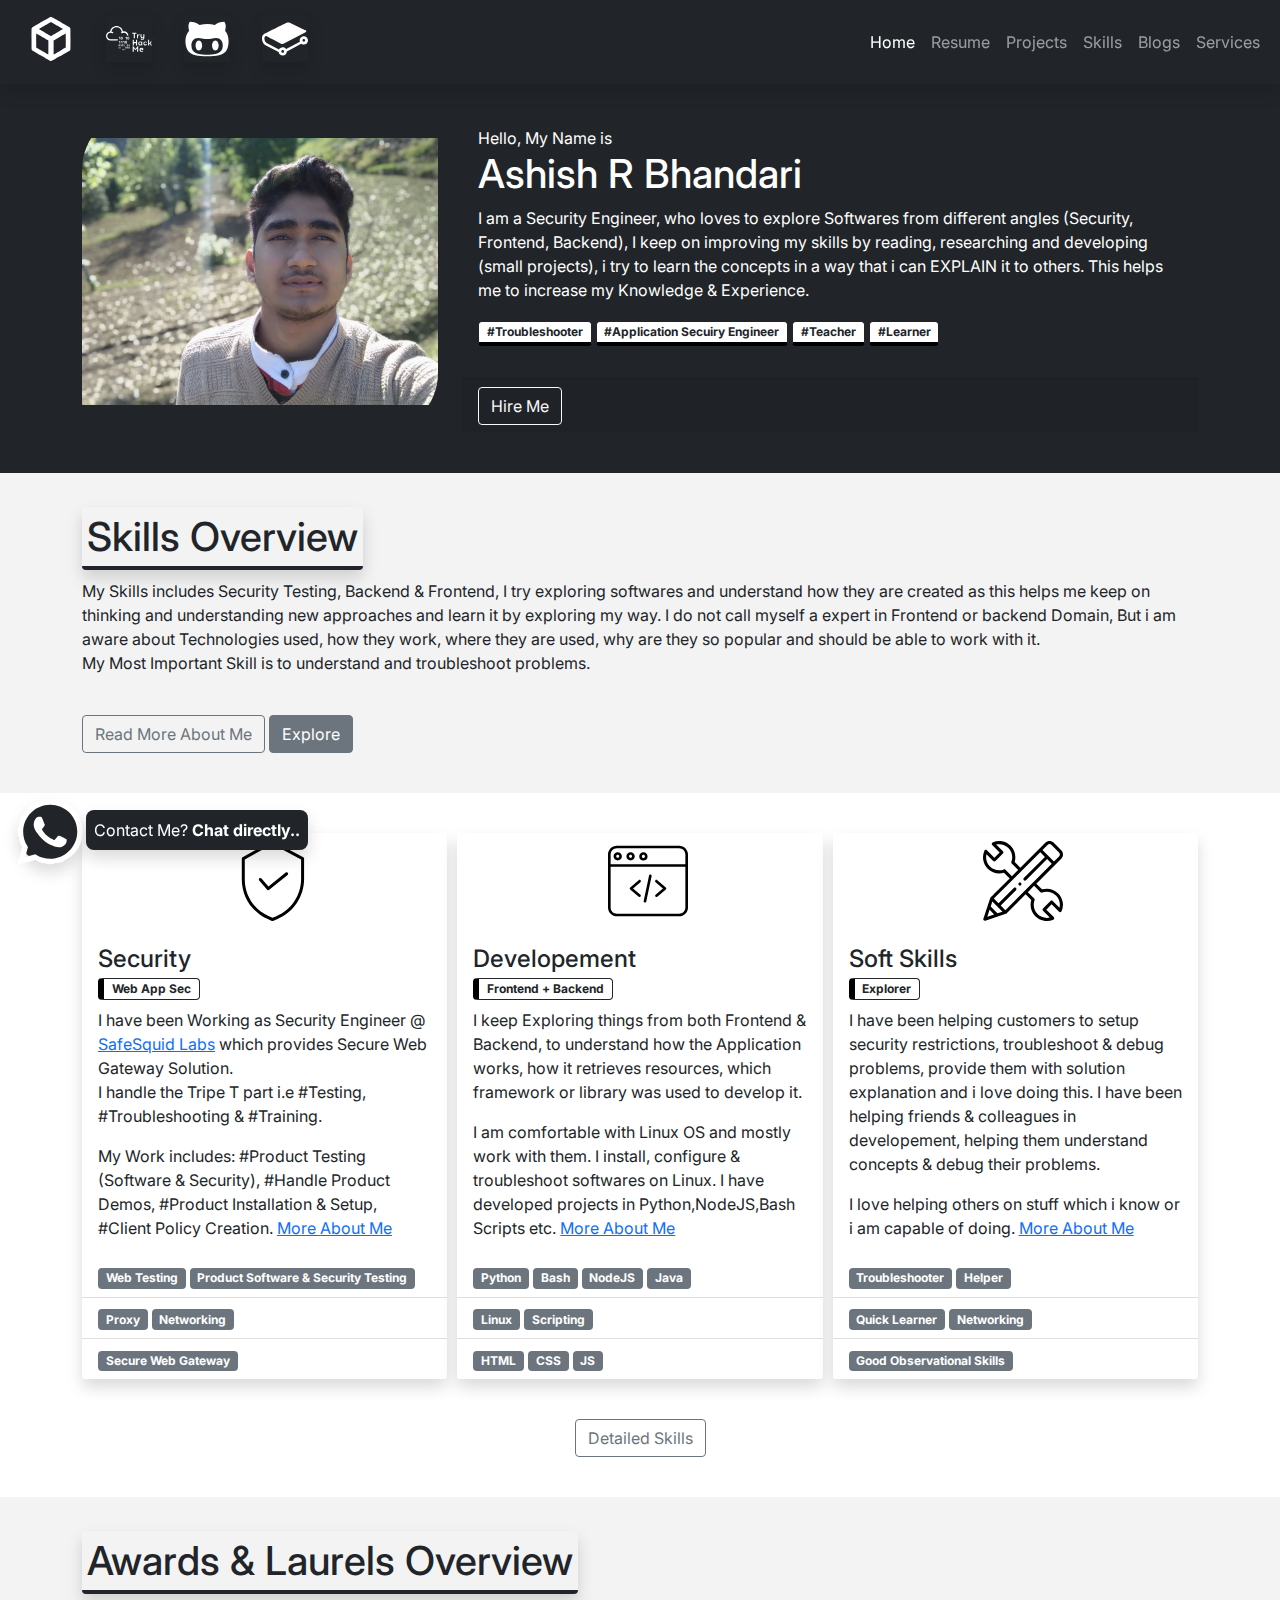
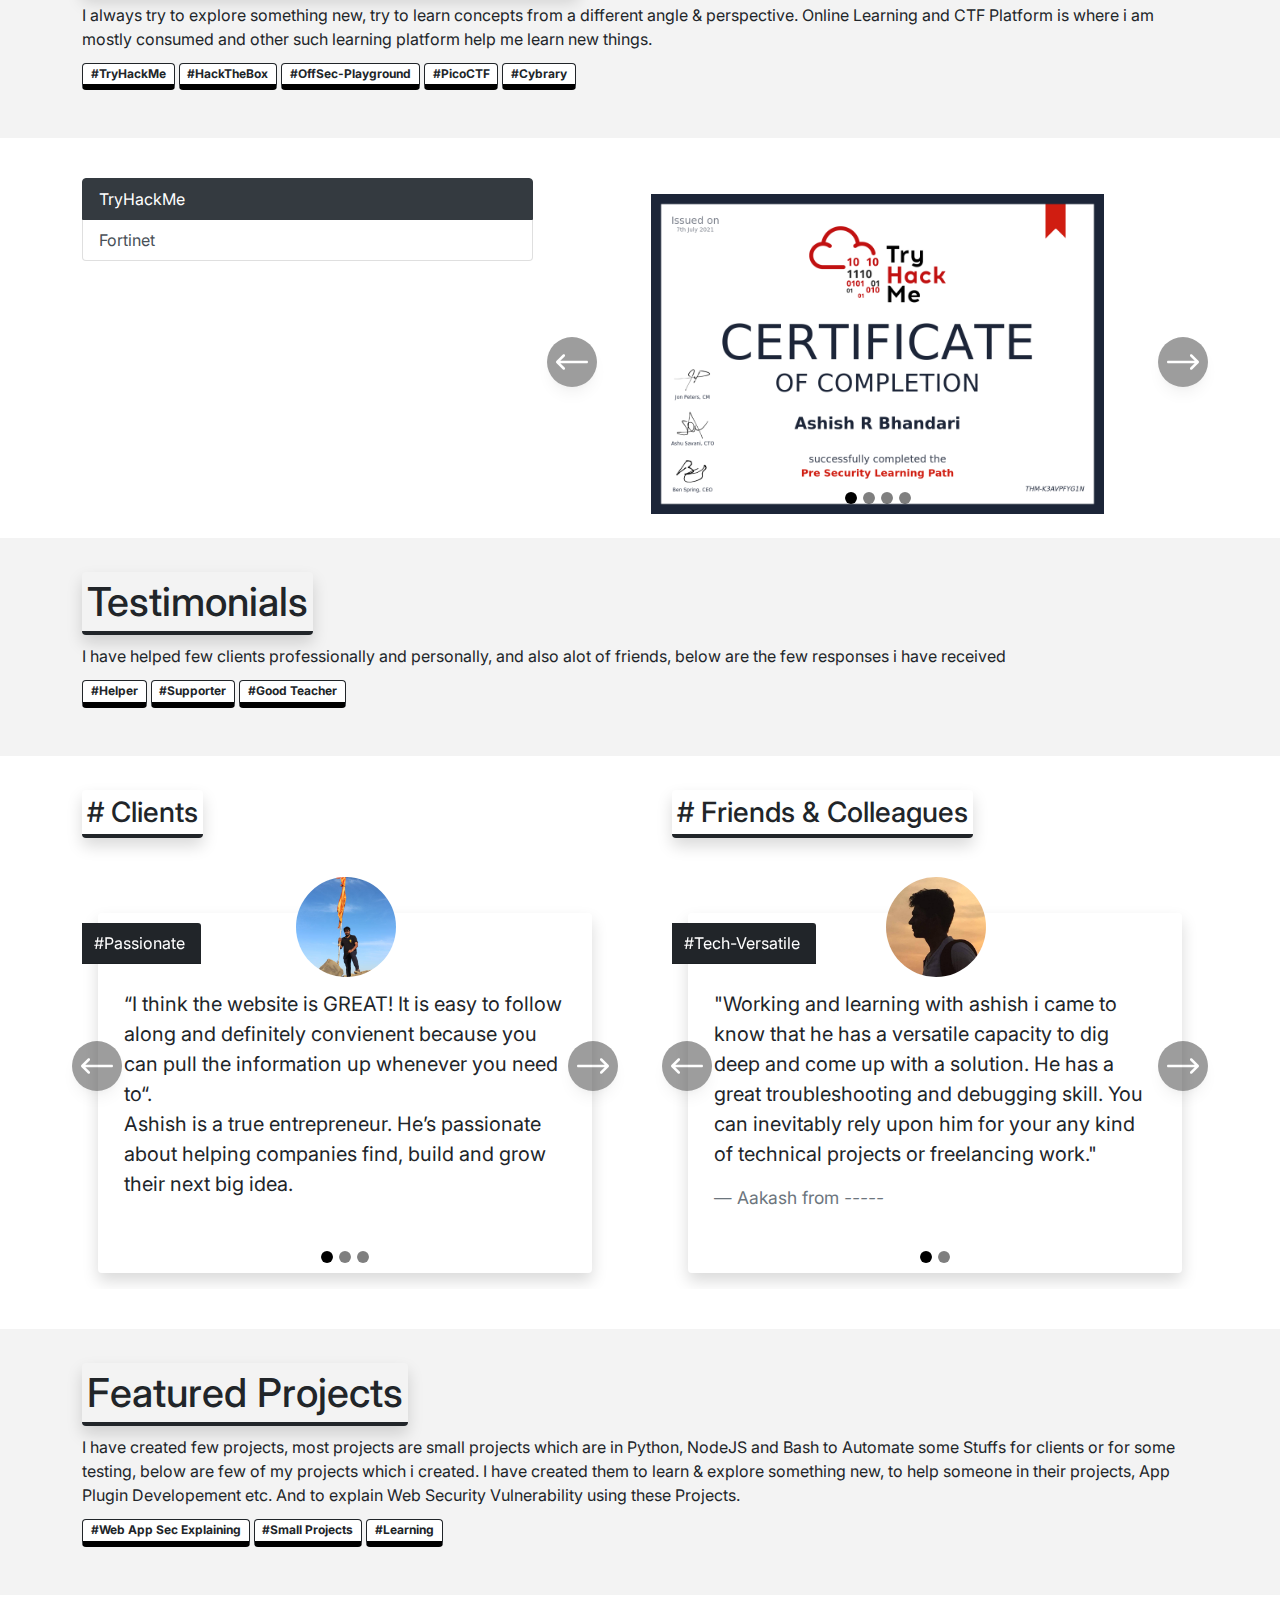
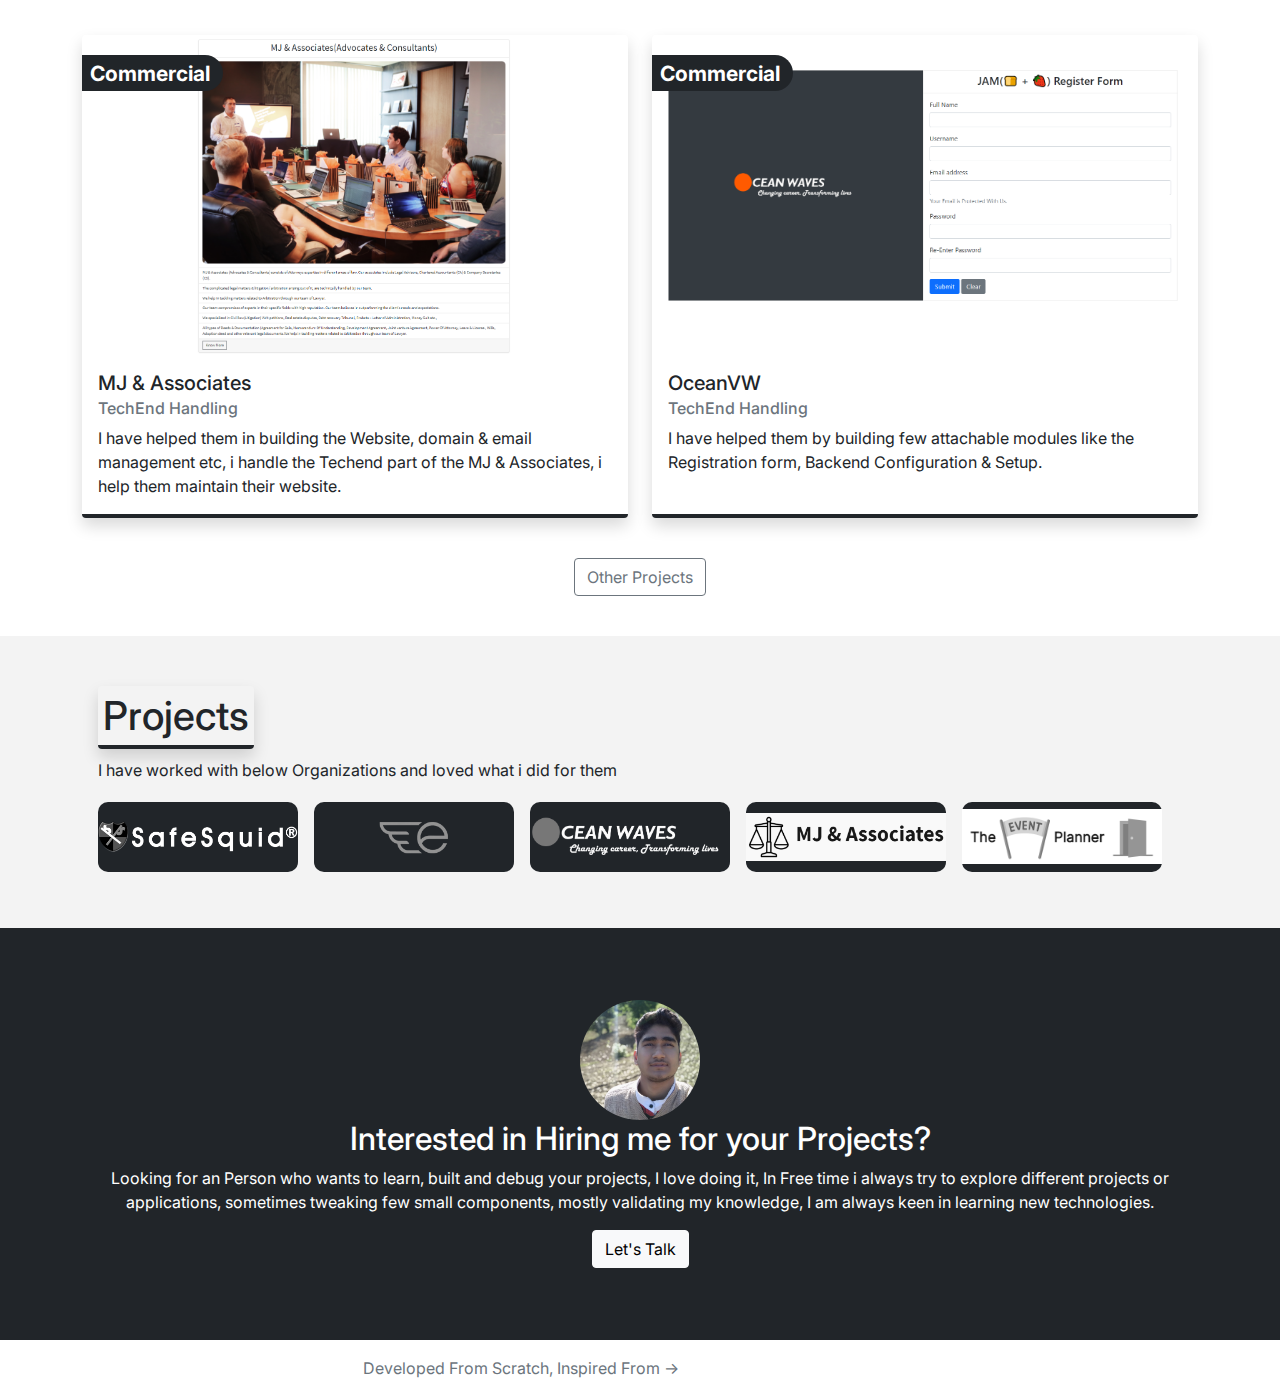
<file: index.html>
<!DOCTYPE html>
<html lang="en">
<head>
    <meta charset="UTF-8">
    <meta http-equiv="X-UA-Compatible" content="IE=edge">
    <meta name="viewport" content="width=device-width, initial-scale=1.0">
    <title>Web PortFolio: Ashish R Bhandari</title>

    <!-- Favicon -->
    <link rel="shortcut icon" type="image/jpg" href="imgs/svg/logo1.svg"/>

    <!-- BSv5 Beta 2 CSS -->
    <link rel="stylesheet" href="css/bootstrap.v5-beta2.min.css">

    <!-- Custom CSS -->
    <link rel="stylesheet" href="css/index.css">

    <!-- Fonts: Google Fonts-->
    <link rel="preconnect" href="https://fonts.gstatic.com">
    <link href="https://fonts.googleapis.com/css2?family=Work+Sans&display=swap" rel="stylesheet">
    
    <!-- BSv5 Beta 2 JS -->
    <script src="js/bootstrap.v5-beta2.bundle.min.js"></script>

    <script src="js/index.js" defer></script>

    <style>
        .client-logo-imgs {
            display: flex;
            align-items: flex-start;
            justify-content: left;
            flex-wrap: wrap;
        }

        .client-logo-imgs div {
            border-radius: 10px;
        }

        .client-logo-imgs img {
            width: 200px;
            height: 70px;
            object-fit: contain;
            filter: grayscale(1);
            transition: all 0.6s ease;
        }

        .client-logo-imgs img:hover {
            filter: grayscale(0);
            transform: scale(0.92);
        }

        .socio-links {
            margin-bottom: 0.4rem;
        }

        @media (max-width: 540px) {
            .socio-links li a {
                padding: 0;
                padding-right: 0.7rem;
                padding-bottom: 1rem;
                padding-top: 1rem;
            }
         
            .client-responses-content-inner blockquote {
                font-size: 1rem;
            }
        }
        
        /***  Review Fields Data Padding ***/
        .scroll-card::-webkit-scrollbar-track {
            -webkit-box-shadow: inset 0 0 6px rgba(0,0,0,0.3);
            background-color: #F5F5F5;
        }

        .scroll-card::-webkit-scrollbar {
            width: 6px;
            background-color: #F5F5F5;
        }

        .scroll-card::-webkit-scrollbar-thumb {
	        background-color: #000000;
        }

        
        .scroll-card {
            padding: 10px;
        }
        /**** ***/

        /** Features ***/

        .featured-projects-content-inner .f-p-card-1 img:hover {
            content: url(imgs/projects/mjassociates/proj_mja_1.webp);
        }

        .featured-projects-content-inner .f-p-card-2 img:hover {
            content: url(imgs/projects/oceanvw/dash_1.webp);
        }
        
        .featured-projects-content-inner .card {
            border-bottom: 4px solid;
        }
        
        .featured-projects-content-inner .card {
            overflow: hidden;
        }

        .featured-projects-content-inner .card img {
            max-height: 320px;
            object-fit: contain;
            transition: opacity 0.6s ease, opacity 0.6s ease;
        }

        .featured-projects-content-inner .card:hover .img-over-read-more {
            opacity: 1;
            right: 10px!important;
        }

        /*
        .featured-projects-content-inner .card:hover img {
            opacity: 0.5;
        }
*/

        .client-responses-content-inner .row {
            --bs-gutter-x: 4rem;
        }

        /*** GRID-To-Flex Switcher CSS  [A Small Quick Plug] **/

        .switcher-css { 
            transition: left 0.5s ease;
        }
        .switcher-css:hover {
            left: 4px!important;
        }

        /*** Switcher Ends **/

        .hackthebox-badge > div {
            width: 245px!important;
            height: 56px!important;
            margin: 5px;
        }

        @media (max-width: 540px) {
            .certs-table-content-inner [id*="carousel"]  {
                height: 100%!important;
            }
        }

    </style>

</head>
<body>
    
    <header class="navbar-component">

        

    </header>

    <main>

        <!-- Intro Content -->
        <div class="intro-content" style="background-color: #212529!important;">
            <div class="container">
                
                <div class="intro-content-inner" style="padding: 40px 0px;">
                    
                        <div class="row g-4">
                            <div class="col-md-4">
                                <!-- <img src="imgs/profile.jpg" width=100% height=100% style="object-fit: contain; border-radius: 8%;" alt="..."> -->
                                <img src="imgs/profile.jpg" width=100% height=100% style="object-fit: contain; border-top-left-radius: 60px; border-bottom-right-radius: 60px;" alt="...">
                            </div>
                            <div class="col-md-8">
                                <div class="card-body text-white">
                                    Hello, My Name is
                                    <h1 class="card-title">Ashish R Bhandari</h1>
                                    <p class="card-text">
                                        I am a Security Engineer, who loves to explore Softwares from different angles (Security, Frontend, Backend), I keep on improving my skills by reading, researching and developing (small projects), i try to learn the concepts in a way that i can EXPLAIN it to others. This helps me to increase my Knowledge & Experience.
                                    </p>
                                    <p>
                                        <span class="d-badge d-b-b-4">#Troubleshooter</span>
                                        <span class="d-badge d-b-b-4">#Application Secuiry Engineer</span>
                                        <span class="d-badge d-b-b-4">#Teacher</span>
                                        <span class="d-badge d-b-b-4">#Learner</span>
                                    </p>
                                </div>
                                <div class="card-footer d-flex gap-4">
                                    <button class="btn btn-outline-light hire-me" data-bs-toggle="modal" data-bs-target="#show-info">Hire Me</button>
                                </div>
                            </div>
                        </div>
                    
                </div>

            </div>
        </div>
        <!-- Intro Content Ends -->

        <!-- Skills OverView -->
        <div class="skills-overview">
            <div class="container">
                
                <div class="skills-overview-inner" style="padding: 40px 0px;">
                    
                    <div class="card-body-0">
                        <h1 class="card-title" style="padding-bottom: 10px;">
                            <span style="border-bottom: 4px solid; padding: 5px; box-shadow: 0 .5rem 1rem rgba(0,0,0,.15)!important; border-radius: 4px; ">Skills Overview</span>                            
                        </h1>
                        
                        <p class="card-text">
                            My Skills includes Security Testing, Backend & Frontend, I try exploring softwares and understand how they are created as this helps me keep on thinking and understanding new approaches and learn it by exploring my way. I do not call myself a expert in Frontend or backend Domain, But i am aware about Technologies used, how they work, where they are used, why are they so popular and should be able to work with it.<br />
                            My Most Important Skill is to understand and troubleshoot problems.
                        </p>
                        <div class="d-flex justify-content-left align-items-center flex-wrap">
                            <div class="tryhackme-badge">
                                <script src="https://tryhackme.com/badge/433978"></script>
                            </div>
                            <div class="hackthebox-badge">
                                <script src="https://www.hackthebox.eu/badge/611519"></script>
                            </div>
                        </div>
                        <br>
                        <a href="./resume.html" class="btn btn-outline-secondary" title="Go Check Out My Resume">Read More About Me</a>
                        <a href="https://github.com/Asharry97" target="_blank" class="btn btn-secondary" title="For More Explore My GitHub">Explore</a>
                    </div>
                    
                </div>

            </div>
        </div>
        <!-- Skills OverView Ends -->


        <!-- Tech Skills Content -->
        <div class="skills-table-content" style="position: relative;">
            <div class="container">

                <div class="skills-table-content-inner" style="padding: 40px 0px;">

                    <div class="row-grid">
                        
                        <div class="col">
                            <div class="card h-100">
                                <img src="imgs/svg/security2.svg" class="card-img-top" alt="Security" width=80 height=80 style="object-fit: contain; margin: 8px; margin-top-no: -40px">
                                <div class="card-body">
                                    <h4 class="card-title">Security</h4>
                                    <h6 class="card-subtitle mb-2 text-muted"> 
                                        <span class="badge bg-white text-dark" style="border: 1px solid; border-left: 6px solid black">Web App Sec</span> 
                                    </h6>
                                    <p class="card-text">I have been Working as Security Engineer @ 
                                        <a href="https://safesquid.com/" target="_blank" alt="Go To SafeSquid Labs Website" title="Go To SafeSquid Labs Website">SafeSquid Labs</a>  
                                        which provides Secure Web Gateway Solution. <br>
                                        I handle the Tripe T part i.e #Testing, #Troubleshooting & #Training.
                                    </p>
                                    <p class="card-text">My Work includes: #Product Testing (Software & Security),  #Handle Product Demos, #Product Installation & Setup, #Client Policy Creation.
                                        <a href="./resume.html" class="" title="Go Check Out My Resume">More About Me</a> 
                                    </p>
                                </div>
                                <ul class="list-group list-group-flush">
                                    <li class="list-group-item">
                                        <span class="badge bg-secondary">Web Testing</span> 
                                        <span class="badge bg-secondary">Product Software & Security Testing</span>  
                                    </li>
                                    <li class="list-group-item">
                                        <span class="badge bg-secondary">Proxy</span> 
                                        <span class="badge bg-secondary">Networking</span>
                                    </li>
                                    <li class="list-group-item">
                                        <span class="badge bg-secondary">Secure Web Gateway</span> 
                                    </li>
                                </ul>
                            </div>
                        </div>

                        <div class="col">
                            <div class="card h-100">
                                <img src="imgs/svg/frontend.svg" class="card-img-top" alt="Frontend" width=80 height=80 style="object-fit: contain; margin: 8px; margin-top-no: -40px">
                                <div class="card-body">
                                    <h4 class="card-title">Developement</h4>
                                    <h6 class="card-subtitle mb-2 text-muted"> 
                                        <span class="badge bg-white text-dark" style="border: 1px solid; border-left: 6px solid black">Frontend + Backend</span> 
                                    </h6>
                                    <p class="card-text">
                                        I keep Exploring things from both Frontend & Backend, to understand how the Application works, how it retrieves resources, which framework or library was used to develop it.
                                    </p>
                                    <p class="card-text">
                                        I am comfortable with Linux OS and mostly work with them. I install, configure & troubleshoot softwares on Linux.
                                        I have developed projects in Python,NodeJS,Bash Scripts etc.
                                        <a href="./resume.html" class="" title="Go Check Out My Resume">More About Me</a>
                                    </p>
                                    
                                </div>
                                <ul class="list-group list-group-flush">
                                    
                                    <li class="list-group-item"><span class="badge bg-secondary">Python</span> <span class="badge bg-secondary">Bash</span> <span class="badge bg-secondary">NodeJS</span> <span class="badge bg-secondary">Java</span></li>
                                    <li class="list-group-item">
                                        <span class="badge bg-secondary">Linux</span>
                                        <span class="badge bg-secondary">Scripting</span>
                                    </li>
                                    <li class="list-group-item">
                                        <span class="badge bg-secondary">HTML</span> 
                                        <span class="badge bg-secondary">CSS</span> 
                                        <span class="badge bg-secondary">JS</span>
                                    </li>
                                </ul>
                            </div>
                        </div>

                        <div class="col">
                            <div class="card h-100">
                                <img src="imgs/svg/softskills.svg" class="card-img-top" alt="Soft Skills" width=80 height=80 style="object-fit: contain; margin: 8px; margin-top-no: -40px">
                                <div class="card-body">
                                    <h4 class="card-title">Soft Skills</h4>
                                    <h6 class="card-subtitle mb-2 text-muted"> 
                                        <span class="badge bg-white text-dark" style="border: 1px solid; border-left: 6px solid black">Explorer</span> 
                                    </h6>
                                    <p class="card-text">
                                        I have been helping customers to setup security restrictions, troubleshoot & debug problems, provide them with solution explanation and i love doing this.
                                        I have been helping friends & colleagues in developement, helping them understand concepts & debug their problems.
                                    </p>
                                    <p class="card-text">
                                        I love helping others on stuff which i know or i am capable of doing.
                                        <a href="./resume.html" class="" title="Go Check Out My Resume">More About Me</a>
                                    </p>
                                </div>
                                <ul class="list-group list-group-flush">
                                    <li class="list-group-item">
                                        <span class="badge bg-secondary">Troubleshooter</span> 
                                        <span class="badge bg-secondary">Helper</span>  
                                    </li>
                                    <li class="list-group-item">
                                        <span class="badge bg-secondary">Quick Learner</span> 
                                        <span class="badge bg-secondary">Networking</span>
                                    </li>
                                    <li class="list-group-item">
                                        <span class="badge bg-secondary">Good Observational Skills</span> 
                                    </li>
                                </ul>
                            </div>
                        </div>

                    </div>
                    
                    <div style="margin-top: 40px;">
                        <center>
                            <a href="./resume.html" class="btn btn-outline-secondary" title="Go Check Out My Resume">Detailed Skills</a>
                        </center>
                    </div>

                </div>

            </div>
        </div>
        <!-- Tech Skills Content Ends -->


        <!-- Awards & Laurels Overview -->
        <div class="skills-overview">
            <div class="container">
                
                <div class="skills-overview-inner" style="padding: 40px 0px;">
                    
                    <div class="card-body-0">
                        <h1 class="card-title" style="padding-bottom: 10px;">
                            <span style="border-bottom: 4px solid; padding: 5px; box-shadow: 0 .5rem 1rem rgba(0,0,0,.15)!important; border-radius: 4px; ">Awards & Laurels Overview</span>                            
                        </h1>
                        <p class="card-text">
                            I always try to explore something new, try to learn concepts from a different angle & perspective. Online Learning and CTF Platform is where i am mostly consumed and other such learning platform help me learn new things.
                        </p>
                        <div class="d-flex flex-wrap" style="column-gap: 4px;">
                            <h6 class="card-subtitle mb-2 text-muted"> 
                                <span class="badge bg-white text-dark" style="border: 1px solid; border-bottom: 6px solid black">#TryHackMe</span> 
                            </h6>
                            <h6 class="card-subtitle mb-2 text-muted"> 
                                <span class="badge bg-white text-dark" style="border: 1px solid; border-bottom: 6px solid black">#HackTheBox</span> 
                            </h6>
                            <h6 class="card-subtitle mb-2 text-muted"> 
                                <span class="badge bg-white text-dark" style="border: 1px solid; border-bottom: 6px solid black">#OffSec-Playground</span> 
                            </h6>
                            <h6 class="card-subtitle mb-2 text-muted"> 
                                <span class="badge bg-white text-dark" style="border: 1px solid; border-bottom: 6px solid black">#PicoCTF</span> 
                            </h6>
                            <h6 class="card-subtitle mb-2 text-muted"> 
                                <span class="badge bg-white text-dark" style="border: 1px solid; border-bottom: 6px solid black">#Cybrary</span> 
                            </h6>
                        </div>
                    </div>
                    
                </div>

            </div>
        </div>
        <!-- Awards & Laurels Ends -->


        <!-- Awards & Laurels Content -->
        <div class="certs-table-content" style="position: relative;">
            <div class="container">

                <div class="certs-table-content-inner" style="padding: 40px 0px; max-height: 400px;">

                    <div class="row">
                        <div class="col-md-5">
                            <div class="list-group" id="list-tab" role="tablist">
                                <a class="list-group-item list-group-item-action active" id="list-home-list" data-bs-toggle="list" href="#list-home" role="tab" aria-controls="list-home">TryHackMe</a>
                                <a class="list-group-item list-group-item-action" id="list-profile-list" data-bs-toggle="list" href="#list-profile" role="tab" aria-controls="list-profile">Fortinet</a>
                            </div>
                        </div>
                        <div class="col-md-7">
                            <div class="tab-content" id="nav-tabContent">
                                <div class="tab-pane fade show active" id="list-home" role="tabpanel" aria-labelledby="list-home-list">

                                    <div id="carousel-tryhackme-certs" class="carousel carousel-dark slide carousel-fade" data-bs-ride="carousel">
                            
                                        <div class="carousel-indicators">
                                            <button type="button" data-bs-target="#carousel-tryhackme-certs" data-bs-slide-to="0" class="active" aria-current="true" aria-label="Slide 1"></button>
                                            <button type="button" data-bs-target="#carousel-tryhackme-certs" data-bs-slide-to="1" aria-label="Slide 2"></button>
                                            <button type="button" data-bs-target="#carousel-tryhackme-certs" data-bs-slide-to="2" aria-label="Slide 3"></button>
                                            <button type="button" data-bs-target="#carousel-tryhackme-certs" data-bs-slide-to="3" aria-label="Slide 4"></button>
                                        </div>
            
                                        <div class="carousel-inner">
                                            
                                            <div class="carousel-item active">
                                                <img src="imgs/certs/TryHackMe/TryHackMe-Pre_Security_Learning_Path.png" class="card-img-top" alt="...">
                                            </div>            
                                            <div class="carousel-item">
                                                <img src="imgs/certs/TryHackMe/TryHackMe-Complete_Beginner_Learning_Path.png" class="card-img-top" alt="...">
                                            </div>
            
                                            <div class="carousel-item">
                                                <img src="imgs/certs/TryHackMe/TryHackMe-Web_Fundamentals.png" class="card-img-top" alt="...">
                                            </div>

                                            <div class="carousel-item">
                                                <img src="imgs/certs/TryHackMe/TryHackMe-CompTIA_Pentest+.png" class="card-img-top" alt="...">
                                            </div>
                                            
                                        </div>
            
                                        <button class="carousel-control-prev" type="button" data-bs-target="#carousel-tryhackme-certs"  data-bs-slide="prev">
                                            <span class="carousel-control-prev-icon" aria-hidden="true"></span>
                                            <span class="visually-hidden">Previous</span>
                                        </button>
            
                                        <button class="carousel-control-next" type="button" data-bs-target="#carousel-tryhackme-certs"  data-bs-slide="next">
                                            <span class="carousel-control-next-icon" aria-hidden="true"></span>
                                            <span class="visually-hidden">Next</span>
                                        </button>
            
                                    </div>

                                </div>
                                <div class="tab-pane fade" id="list-profile" role="tabpanel" aria-labelledby="list-profile-list">

                                    <div id="carousel-fortinet-certs" class="carousel carousel-dark slide carousel-fade" data-bs-ride="carousel" >
                            
                                        <div class="carousel-indicators">
                                            <button type="button" data-bs-target="#carousel-fortinet-certs" data-bs-slide-to="0" class="active" aria-current="true" aria-label="Slide 1"></button>
                                            <button type="button" data-bs-target="#carousel-fortinet-certs" data-bs-slide-to="1" aria-label="Slide 2"></button>
                                        </div>
            
                                        <div class="carousel-inner">
                                            
                                            <div class="carousel-item active">
                                                <img src="imgs/certs/Fortinet/NSE1-NetworkSecurityAssociate.png" class="card-img-top" alt="...">
                                            </div>

                                            <div class="carousel-item">
                                                <img src="imgs/certs/Fortinet/NSE2-NetworkSecurityAssociate.png" class="card-img-top" alt="...">
                                            </div>
                                            
                                        </div>
            
                                        <button class="carousel-control-prev" type="button" data-bs-target="#carousel-fortinet-certs"  data-bs-slide="prev">
                                            <span class="carousel-control-prev-icon" aria-hidden="true"></span>
                                            <span class="visually-hidden">Previous</span>
                                        </button>
            
                                        <button class="carousel-control-next" type="button" data-bs-target="#carousel-fortinet-certs"  data-bs-slide="next">
                                            <span class="carousel-control-next-icon" aria-hidden="true"></span>
                                            <span class="visually-hidden">Next</span>
                                        </button>
            
                                    </div>

                                </div>
                            </div>
                        </div>
                    </div>

                </div>

            </div>
        </div>
        <!-- Awards & Laurels Content Ends -->


        



        <!-- Testimonials OverView -->
        <div class="client-responses-overview">
            <div class="container">
                
                <div class="client-responses-overview-inner" style="padding: 40px 0px;">
                    
                    <div class="card-body-0">
                        <h1 class="card-title" style="padding-bottom: 10px;">
                            <span style="border-bottom: 4px solid; padding: 5px; box-shadow: 0 .5rem 1rem rgba(0,0,0,.15)!important; border-radius: 4px; ">Testimonials</span>                            
                        </h1>
                        <p class="card-text">
                            I have helped few clients professionally and personally, and also alot of friends, below are the few responses i have received
                        </p>
                        <div class="d-flex flex-wrap" style="column-gap: 4px;">
                            <h6 class="card-subtitle mb-2 text-muted"> 
                                <span class="badge bg-white text-dark" style="border: 1px solid; border-bottom: 6px solid black">#Helper</span> 
                            </h6>

                            <h6 class="card-subtitle mb-2 text-muted"> 
                                <span class="badge bg-white text-dark" style="border: 1px solid; border-bottom: 6px solid black">#Supporter</span> 
                            </h6>

                            <h6 class="card-subtitle mb-2 text-muted"> 
                                <span class="badge bg-white text-dark" style="border: 1px solid; border-bottom: 6px solid black">#Good Teacher</span> 
                            </h6>
                        </div>
                    </div>
                    
                </div>

            </div>
        </div>
        <!-- Testimonials Ends -->  

        <!-- Client Responses -->
        <div class="client-responses-content">
            <div class="container">
                
                <div class="client-responses-content-inner" style="padding: 40px 0px;">

                    <div class="row">
                        
                        <div class="col-md-6">
                            
                            <h3> <span style="border-bottom: 4px solid; padding: 5px; box-shadow: 0 .5rem 1rem rgba(0,0,0,.15)!important; border-radius: 4px; "> # Clients</span></h3>

                            <div id="carousel-clients-review" class="carousel carousel-dark slide carousel-fade" data-bs-ride="carousel" >
                            
                                <div class="carousel-indicators">
                                    <button type="button" data-bs-target="#carousel-clients-review" data-bs-slide-to="0" class="active" aria-current="true" aria-label="Slide 1"></button>
                                    <button type="button" data-bs-target="#carousel-clients-review" data-bs-slide-to="1" aria-label="Slide 2"></button>
                                    <button type="button" data-bs-target="#carousel-clients-review" data-bs-slide-to="2" aria-label="Slide 3"></button>
                                </div>
    
                                <div class="carousel-inner">
                                    
                                    <div class="carousel-item active">
                                        
                                            <div class="card" style="height: 360px; margin-top: 60px;">
                                                <div class="card-header bg-dark text-white" style="position: absolute; left: -20px; top: 10px;">
                                                    #Passionate
                                                </div>
                                                <img src="imgs/client_profiles/Adv.Jay_Lathigara_Friend_Profile.jpg" width="100px" height="100px" style="border-radius: 50%; position: absolute;left: 40%; top: -10%; object-fit: cover;" alt="">
                                                <div class="card-body" style="margin-top: 50px;">
                                                    
                                                    <div class="card scroll-card" style="overflow-y: auto; height: 240px; margin: auto; box-shadow: none!important;;">
                                                        <blockquote class="blockquote" style="margin-top: auto; margin-bottom: auto;" >
                                                            <p>
                                                                “I think the website is GREAT! It is easy to follow along and definitely convienent because you can pull the information up whenever you need to“. <br>
                                                                Ashish is a true entrepreneur. He’s passionate about helping companies find, build and grow their next big idea.
                                                            </p>
                                                            <footer class="blockquote-footer mt-2">Adv. Jay Lathigara from <cite title="Source Title">MJ & Associates</cite></footer>
                                                        </blockquote>
                                                    </div>
    
                                                </div>
                                            </div>
                                    
                                    </div>
    
                                    <div class="carousel-item">
                                        
                                        <div class="card" style="height: 360px; margin-top: 60px;">
                                            <div class="card-header bg-dark text-white" style="position: absolute; left: -20px; top: 10px;">
                                                #Helper
                                            </div>
                                            <img src="imgs/client_profiles/Pradip_Friend_Profile.jpg" width="100px" height="100px" style="border-radius: 50%; position: absolute;left: 40%; top: -10%; object-fit: cover;" alt="">
                                            <div class="card-body" style="margin-top: 50px;">
                                                
                                                <div class="card scroll-card" style="overflow-y: auto; height: 240px; margin: auto; box-shadow: none!important;;">
                                                    <blockquote class="blockquote" style="margin-top: auto; margin-bottom: auto;" >
                                                        <p>
                                                            I have worked with many freelancers in the past but Ashish stands out from the rest. We hired him based on his current portfolio and we are happy that we choose him. He is so co-operative which you will not see in other free lancers. <br>
                                                            Personally, i would like to recommend him to anyone looking for any kind of digital work - web development, SEO, digital marketing, branding or mobile app development services. Keep it up!!
                                                        </p>
                                                        <footer class="blockquote-footer mt-2">Pradip Yadav from <cite title="Source Title">Sales manager at Group Satellite</cite></footer>
                                                    </blockquote>
                                                </div>
    
                                            </div>
                                        </div>
                                
                                    </div>
    
                                    <div class="carousel-item">
                                        
                                        <div class="card" style="height: 360px; margin-top: 60px;">
                                            <div class="card-header bg-dark text-white" style="position: absolute; left: -20px; top: 10px;">
                                                #HardWorking
                                            </div>
                                            <img src="imgs/client_profiles/Adv.Prashant_B._Khadpe_Friend_Profile.jpg" width="100px" height="100px" style="border-radius: 50%; position: absolute;left: 40%; top: -10%; object-fit: cover;" alt="">
                                            <div class="card-body" style="margin-top: 50px;">
                                                
                                                <div class="card scroll-card" style="overflow-y: auto; height: 240px; margin: auto; box-shadow: none!important;;">
                                                    <blockquote class="blockquote" style="margin-top: auto; margin-bottom: auto;" >
                                                        <p>
                                                            Aashish has provided excellent website developement services and was responsive to all my questions and concern. So i would highly recommend Aashish to all other people's. Keep it up !!
                                                        </p>
                                                        <footer class="blockquote-footer mt-2">Adv. Prashant B. Khadpe from <cite title="Source Title">MJ & Associates</cite></footer>
                                                    </blockquote>
                                                </div>
    
                                            </div>
                                        </div>
    
                                    </div>
                                    
                                </div>
    
                                <button class="carousel-control-prev" type="button" data-bs-target="#carousel-clients-review"  data-bs-slide="prev">
                                    <span class="carousel-control-prev-icon" aria-hidden="true"></span>
                                    <span class="visually-hidden">Previous</span>
                                </button>
    
                                <button class="carousel-control-next" type="button" data-bs-target="#carousel-clients-review"  data-bs-slide="next">
                                    <span class="carousel-control-next-icon" aria-hidden="true"></span>
                                    <span class="visually-hidden">Next</span>
                                </button>
    
                            </div>

                        </div>

                        <div class="col-md-6">
                            
                            <h3> <span style="border-bottom: 4px solid; padding: 5px; box-shadow: 0 .5rem 1rem rgba(0,0,0,.15)!important; border-radius: 4px; "> # Friends & Colleagues</span></h3>
             

                            <div id="carousel-friends_colleague-review" class="carousel carousel-dark slide carousel-fade" data-bs-ride="carousel" >
                            
                                <div class="carousel-indicators">
                                    <button type="button" data-bs-target="#carousel-friends_colleague-review" data-bs-slide-to="0" class="active" aria-current="true" aria-label="Slide 1"></button>
                                    <button type="button" data-bs-target="#carousel-friends_colleague-review" data-bs-slide-to="1" aria-label="Slide 2"></button>
                                </div>
    
                                <div class="carousel-inner">
                                    
                                    <div class="carousel-item active">
                                        
                                        <div class="card" style="height: 360px; margin-top: 60px;">
                                            <div class="card-header bg-dark text-white" style="position: absolute; left: -20px; top: 10px;">
                                                #Tech-Versatile
                                            </div>
                                            <img src="imgs/client_profiles/Aakash_Friend_Profile.jpg" width="100px" height="100px" style="border-radius: 50%; position: absolute;left: 40%; top: -10%; object-fit: cover;" alt="">
                                            <div class="card-body" style="margin-top: 50px;">
                                                
                                                <div class="card scroll-card" style="overflow-y: auto; height: 240px; margin: auto; box-shadow: none!important;;">
                                                    <blockquote class="blockquote" style="margin-top: auto; margin-bottom: auto;" >
                                                        <p>
                                                            "Working and learning with ashish i came to know that he has a versatile capacity to dig deep and come up with a solution. He has a great  troubleshooting and debugging skill. You can inevitably rely upon him for your any kind of technical projects or freelancing work."
                                                        </p>
                                                        <footer class="blockquote-footer mt-2">Aakash from <cite title="Source Title">-----</cite></footer>
                                                    </blockquote>
                                                </div>

                                            </div>
                                        </div>
                                    
                                    </div>
                                    
                                    <div class="carousel-item">
                                    
                                        <div class="card" style="height: 360px; margin-top: 60px;">
                                            <div class="card-header bg-dark text-white" style="position: absolute; left: -20px; top: 10px;">
                                                #KuchToKartaHae
                                            </div>
                                            <img src="imgs/client_profiles/Pankaj_Colg_Friend_Profile.jpg" width="100px" height="100px" style="border-radius: 50%; position: absolute;left: 40%; top: -10%; object-fit: cover;" alt="">
                                            <div class="card-body" style="margin-top: 50px;">
                                                
                                                <div class="card scroll-card" style="overflow-y: auto; height: 240px; margin: auto; box-shadow: none!important;;">
                                                    <blockquote class="blockquote" style="margin-top: auto; margin-bottom: auto;">
                                                        <p>
                                                            Ashish has a good knowledge for the Network Security and Programming Language. He has help me in the my Python Project. He can navigate and make legacy code maintainable. Spends too much time chasing new technology fads and maintains awareness of industry trends and tools.
                                                        </p>
                                                        <footer class="blockquote-footer mt-2">Pankaj from <cite title="Source Title">Nowhere</cite></footer>
                                                    </blockquote>
                                                </div>
                                                
                                            </div>
                                        </div>
    
                                    </div>
                                    
                                </div>
    
                                <button class="carousel-control-prev" type="button" data-bs-target="#carousel-friends_colleague-review"  data-bs-slide="prev">
                                    <span class="carousel-control-prev-icon" aria-hidden="true"></span>
                                    <span class="visually-hidden">Previous</span>
                                </button>
    
                                <button class="carousel-control-next" type="button" data-bs-target="#carousel-friends_colleague-review"  data-bs-slide="next">
                                    <span class="carousel-control-next-icon" aria-hidden="true"></span>
                                    <span class="visually-hidden">Next</span>
                                </button>
    
                            </div>


                        </div>

                    </div>    
                        
                
                    
                </div>

            </div>
        </div>
        <!-- Client Responses Ends -->



        <!-- Featured Projects OverView -->
        <div class="featured-projects-overview">
            <div class="container">
                
                <div class="featured-projects-overview-inner" style="padding: 40px 0px;">
                    
                    <div class="-0">
                        <h1 class="card-title" style="padding-bottom: 10px;">
                            <span style="border-bottom: 4px solid; padding: 5px; box-shadow: 0 .5rem 1rem rgba(0,0,0,.15)!important; border-radius: 4px; ">Featured Projects</span>                            
                        </h1>
                        <p class="card-text">
                            I have created few projects, most projects are small projects which are in Python, NodeJS and Bash to Automate some Stuffs for clients or for some testing, below are few of my projects which i created.
                            I have created them to learn & explore something new, to help someone in their projects, App Plugin Developement etc.
                            And to explain Web Security Vulnerability using these Projects.
                        </p>
                        <div class="d-flex flex-wrap" style="column-gap: 4px;">
                            <h6 class="card-subtitle mb-2 text-muted"> 
                                <span class="badge bg-white text-dark" style="border: 1px solid; border-bottom: 6px solid black">#Web App Sec Explaining</span> 
                            </h6>

                            <h6 class="card-subtitle mb-2 text-muted"> 
                                <span class="badge bg-white text-dark" style="border: 1px solid; border-bottom: 6px solid black">#Small Projects</span> 
                            </h6>

                            <h6 class="card-subtitle mb-2 text-muted"> 
                                <span class="badge bg-white text-dark" style="border: 1px solid; border-bottom: 6px solid black">#Learning</span> 
                            </h6>
                        </div>
                    </div>
                    
                </div>

            </div>
        </div>
        <!-- Featured Projects OverView Ends -->

        <!-- Featured Projects Content -->
        <div class="featured-projects-content">
            <div class="container">

                <div class="featured-projects-content-inner" style="padding: 40px 0px;">
                    
                    <div class="row row-cols-1 row-cols-md-2 g-4">
                        
                        <div class="col">
                            <div class="card f-p-card-1 h-100">
                                <img src="imgs/projects/mjassociates/2.png" class="card-img-top" data-img="imgs/projects/mjassociates/proj_mja_1.webp" style="height: 320px;">
                                <div class="img-over-read-more d-flex flex-column" style="position: absolute; top: 10px; right: -100px; gap: 5px;">
                                    <a href="https://www.mjassociate.co.in/" target="_blank" class="btn btn-dark" title="Visit Project">Visit Site</a>
                                    <a href="https://github.com/aashishrbhandari/MJ_ASSOCIATE" target="_blank" class="btn btn-dark" title="Visit Project">Project Code</a>
                                </div>
                                <div class="" style="position: absolute; top: 20px; left: -6px;">
                                    <h3>
                                        <span class="badge bg-dark" style="border-radius: 0; border-bottom-right-radius: 20px; border-top-right-radius: 20px;">Commercial</span> 
                                    </h3>                                    
                                </div>
                                <div class="card-body">
                                    <h5 class="card-title">MJ & Associates</h5>
                                    <h6 class="card-subtitle mb-2 text-muted">TechEnd Handling</h6>
                                    <p class="card-text">
                                        I have helped them in building the Website, domain & email management etc, i handle the Techend part of the MJ & Associates, i help them maintain their website.
                                    </p>
                                </div>
                            </div>
                        </div>

                        <div class="col">
                            <div class="card f-p-card-2 h-100">
                                <img src="imgs/projects/oceanvw/php_reg_form/1_d.png" class="card-img-top" alt="imgs/projects/mjassociates/proj_mja_1.webp" style="height: 320px;">
                                <div class="img-over-read-more d-flex flex-column" style="position: absolute; top: 10px; right: -100px; gap: 5px;">
                                    <a href="#" class="btn btn-dark" title="Visit Project">Visit Site</a>
                                    <a href="#" class="btn btn-dark" title="Visit Project">Project Code</a>
                                </div>
                                <div class="" style="position: absolute; top: 20px; left: -6px;">
                                    <h3>
                                        <span class="badge bg-dark" style="border-radius: 0; border-bottom-right-radius: 20px; border-top-right-radius: 20px;">Commercial</span> 
                                    </h3>                                    
                                </div>
                                <div class="card-body">
                                    <h5 class="card-title">OceanVW</h5>
                                    <h6 class="card-subtitle mb-2 text-muted">TechEnd Handling</h6>
                                    <p class="card-text">
                                        I have helped them by building few attachable modules like the Registration form, Backend Configuration & Setup.
                                    </p>
                                </div>
                            </div>
                        </div>                   
                    
                    </div>


                    <div style="margin-top: 40px;">
                        <center>
                            <a href="#" class="btn btn-outline-secondary" title="Go Check Out My Resume" data-bs-toggle="modal" data-bs-target="#show-info" >Other Projects</a>
                        </center>
                    </div>
                    
                </div>

            </div>
        </div>
        <!-- Featured Projects Content Ends-->

        <!-- Client Logos OverView -->
        <div class="client-logos-overview">
            <div class="container">
                
                <div class="client-logos-overview-inner" style="padding: 40px 0px;">
                    
                    <div class="card-body">
                        <div style="margin-bottom: 20px;">
                            <h1 class="card-title" style="padding-bottom: 10px;">
                                <span style="border-bottom: 4px solid; padding: 5px; box-shadow: 0 .5rem 1rem rgba(0,0,0,.15)!important; border-radius: 4px; ">Projects</span>                            
                            </h1>
                            <p class="card-text">
                                I have worked with below Organizations and loved what i did for them
                            </p>
                        </div>
                        <div class="client-logo-imgs" style="gap: 1rem;">
                            <div class="bg-dark" data-bs-toggle="tooltip" data-bs-placement="top" title="SafeSquid Labs">
                                <img src="imgs/clients/safesquid-main-logo.png" alt="">
                            </div>
                            <div class="bg-dark" data-bs-toggle="tooltip" data-bs-placement="top" title="Ekids India">
                                <img src="imgs/clients/ekids-india-main-logo2.jpg" alt="">
                            </div>
                            <div class="bg-dark" data-bs-toggle="tooltip" data-bs-placement="top" title="OceanVW">
                                <img src="imgs/clients/oceanvw-main-logo.png" alt="">
                            </div>
                            <div class="bg-dark" data-bs-toggle="tooltip" data-bs-placement="top" title="MJ & Associates">
                                <img src="imgs/projects/mjassociates/company_logo.png" alt="">
                            </div>
                            <div class="bg-dark" data-bs-toggle="tooltip" data-bs-placement="top" title="The Planner Next Door">
                                <img src="imgs/projects/theplannernextdoor/logo.png" alt="">
                            </div>
                        </div>
                    </div>
                    
                </div>

            </div>
        </div>
        <!-- Client Logos OverView Ends -->  


    </main>

    <footer class="footer-component">
        
    </footer>


    <script defer>
        


        /* To Be Implemented Later
        var exampleModal = document.getElementById('show-info');
        exampleModal.addEventListener('show.bs.modal', function (event) {
            // Button that triggered the modal
            var button = event.relatedTarget
            // Extract info from data-bs-* attributes
            var recipient = button.getAttribute('data-bs-whatever')
            // If necessary, you could initiate an AJAX request here
            // and then do the updating in a callback.
            //
            // Update the modal's content.
            var modalTitle = exampleModal.querySelector('.modal-title')
            var modalBodyInput = exampleModal.querySelector('.modal-body input')

            modalTitle.textContent = 'New message to ' + recipient
            modalBodyInput.value = recipient
        })*/

    </script>

</body>
</html>
</file>
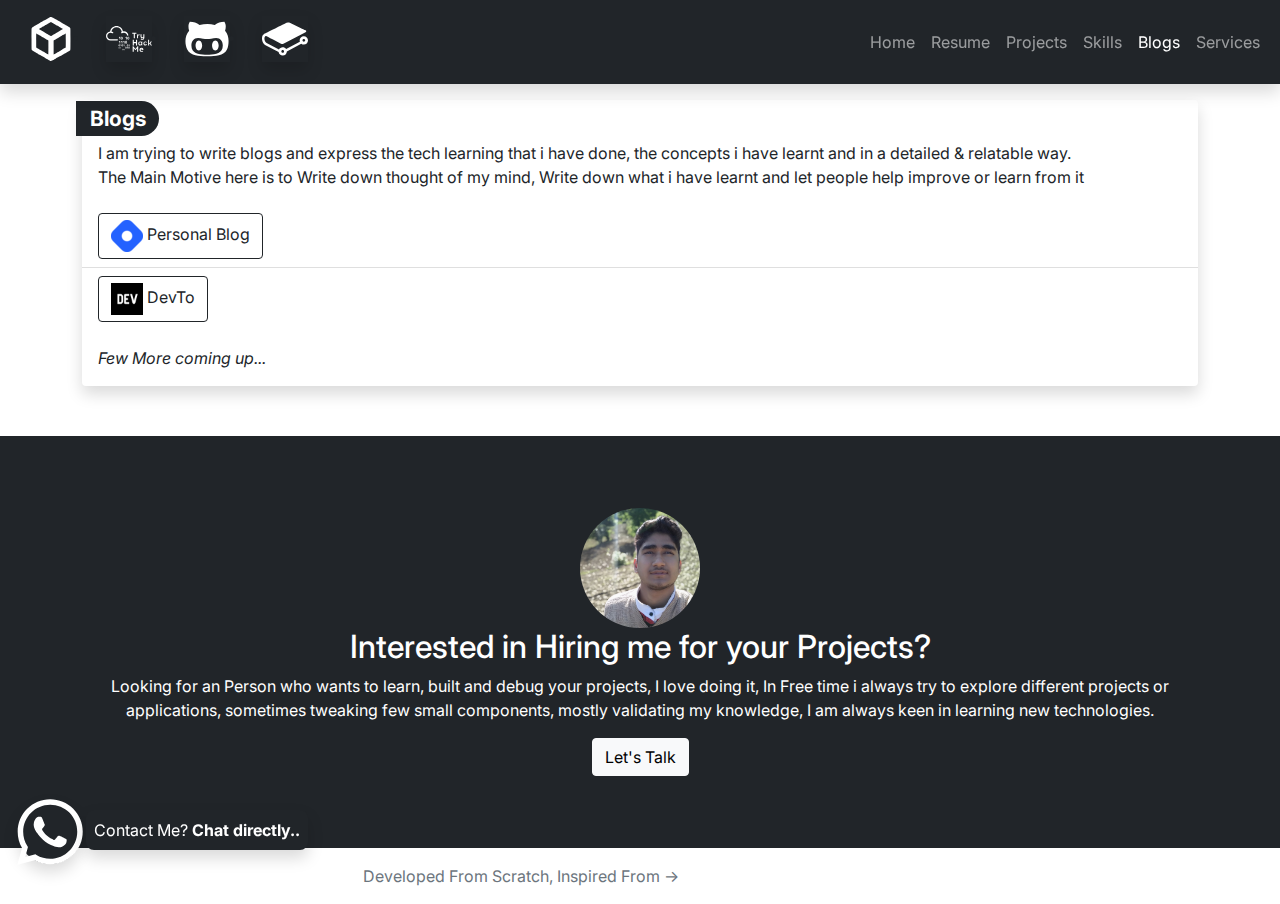
<file: blogs.html>
<!DOCTYPE html>
<html lang="en">
<head>
    <meta charset="UTF-8">
    <meta http-equiv="X-UA-Compatible" content="IE=edge">
    <meta name="viewport" content="width=device-width, initial-scale=1.0">
    <title>Web Dev PortFolio: Ashish R Bhandari</title>

    <!-- Favicon -->
    <link rel="shortcut icon" type="image/jpg" href="imgs/svg/logo1.svg"/>

    <!-- BSv5 Beta 2 CSS -->
    <link rel="stylesheet" href="css/bootstrap.v5-beta2.min.css">

    <!-- Custom CSS -->
    <link rel="stylesheet" href="css/index.css">

    <!-- Fonts: Google Fonts-->
    <link rel="preconnect" href="https://fonts.gstatic.com">
    <link href="https://fonts.googleapis.com/css2?family=Work+Sans&display=swap" rel="stylesheet">
    
    <!-- BSv5 Beta 2 JS -->
    <script src="js/bootstrap.v5-beta2.bundle.min.js"></script>

    <script src="js/index.js" defer></script>

    <style>
    </style>

</head>
<body>
    
    <header class="navbar-component">
    </header>

    <main>

        <div class="blog-card" style="margin: 100px 0px 50px 0px;">
            <div class="container">
                <div class="blog-card-inner">

                    <div class="card">
                        <div class="" style="position: absolute; top: 0px; left: -6px;">
                            <h3>
                                <span class="badge bg-dark" style="border-radius: 0; border-bottom-right-radius: 20px; border-top-right-radius: 20px;">Blogs</span> 
                            </h3>
                        </div>
                        <div class="card-body" style="margin: 25px 0px 0px 0px;">
                            I am trying to write blogs and express the tech learning that i have done, the concepts i have learnt and in a detailed & relatable way. <br>
                            The Main Motive here is to Write down thought of my mind, Write down what i have learnt and let people help improve or learn from it
                        </div>
                        <ul class="list-group list-group-flush">
                            <li class="list-group-item">
                                <a href="https://blogs.helpdevelop.co.in/" target="_blank" class="btn btn-outline-dark">
                                    <img width="32" height="32" src="./imgs/others/hashnode1.png" alt="">
                                    Personal Blog
                                </a>
                            </li>
                            <li class="list-group-item">
                                <a href="https://dev.to/asharry97/" target="_blank" class="btn btn-outline-dark">
                                    <img width="32" height="32" src="./imgs/others/devto1.png" alt="">
                                    DevTo
                                </a>
                            </li>
                        </ul>
                        <div class="card-body">
                            <em> Few More coming up... </em>
                        </div>
                    </div>

                </div>
            </div>
        </div>
        
    </main>

    <footer class="footer-component">
        
    </footer>

</body>
</html>
</file>
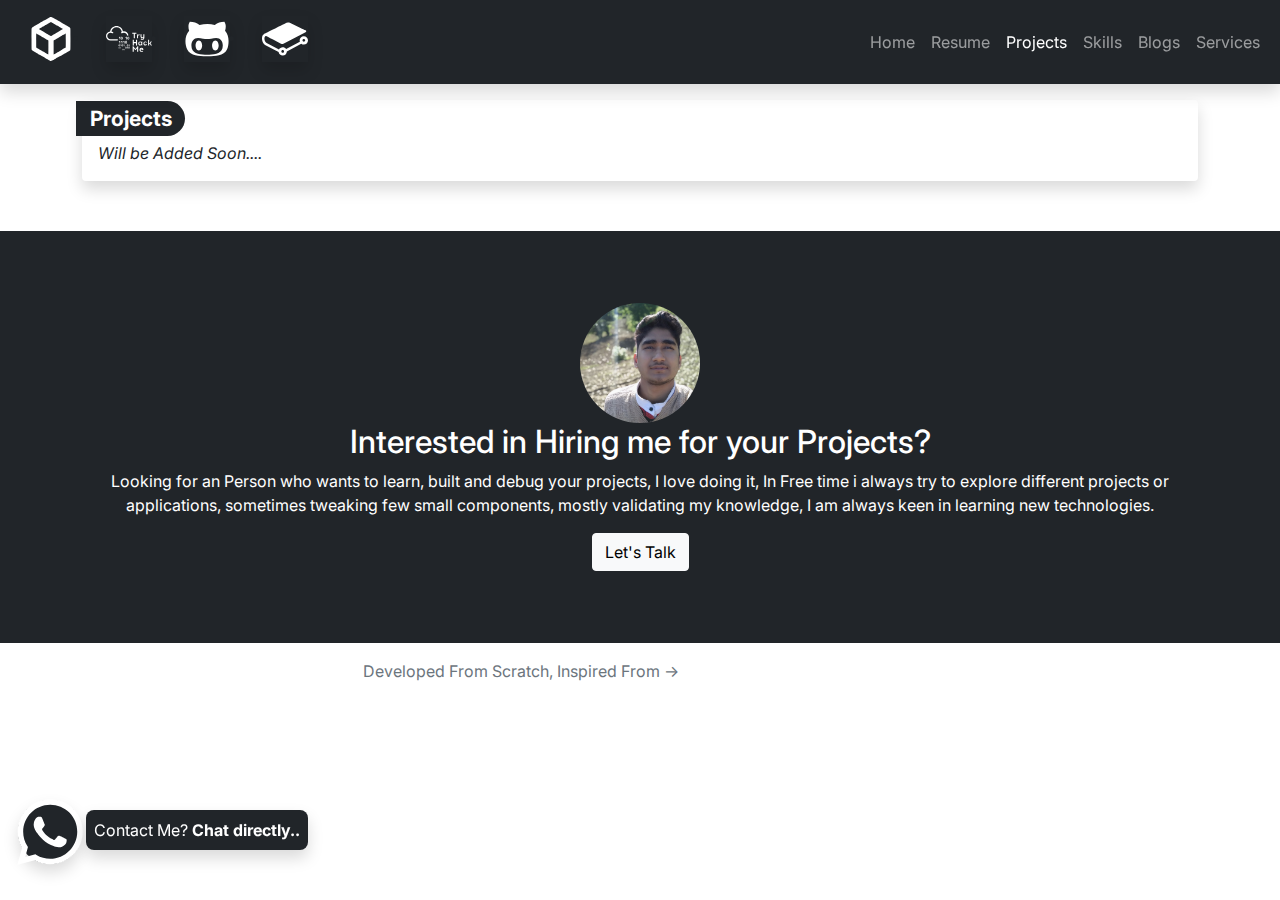
<file: projects.html>
<!DOCTYPE html>
<html lang="en">
<head>
    <meta charset="UTF-8">
    <meta http-equiv="X-UA-Compatible" content="IE=edge">
    <meta name="viewport" content="width=device-width, initial-scale=1.0">
    <title>Web Dev PortFolio: Ashish R Bhandari</title>

    <!-- Favicon -->
    <link rel="shortcut icon" type="image/jpg" href="imgs/svg/logo1.svg"/>

    <!-- BSv5 Beta 2 CSS -->
    <link rel="stylesheet" href="css/bootstrap.v5-beta2.min.css">

    <!-- Custom CSS -->
    <link rel="stylesheet" href="css/index.css">

    <!-- Fonts: Google Fonts-->
    <link rel="preconnect" href="https://fonts.gstatic.com">
    <link href="https://fonts.googleapis.com/css2?family=Work+Sans&display=swap" rel="stylesheet">
    
    <!-- BSv5 Beta 2 JS -->
    <script src="js/bootstrap.v5-beta2.bundle.min.js"></script>

    <script src="js/index.js" defer></script>

    <style>
       
    </style>

</head>
<body>
    
    <header class="navbar-component">
    </header>

    <main>

        <div class="projects-card" style="margin: 100px 0px 50px 0px;">
            <div class="container">
                <div class="projects-card-inner">

                    <div class="card">

                        <div class="" style="position: absolute; top: 0px; left: -6px;">
                            <h3>
                                <span class="badge bg-dark" style="border-radius: 0; border-bottom-right-radius: 20px; border-top-right-radius: 20px;">Projects</span> 
                            </h3>
                        </div>

                        <!--
                        <div class="card-body" style="margin: 25px 0px 0px 0px;">
                            I am trying to write blogs and express the tech learning that i have done, the concepts i have learnt and in a detailed & relatable way. <br>
                            The Main Motive here is to Write down thought of my mind, Write down what i have learnt and let people help improve or learn from it
                        </div>
                        <ul class="list-group list-group-flush">
                            <li class="list-group-item">
                                <a href="https://blogs.helpdevelop.co.in/" target="_blank" class="btn btn-outline-dark">
                                    <img width="32" height="32" src="./imgs/others/hashnode1.png" alt="">
                                    Personal Blog
                                </a>
                            </li>
                            <li class="list-group-item">
                                <a href="https://dev.to/asharry97/" target="_blank" class="btn btn-outline-dark">
                                    <img width="32" height="32" src="./imgs/others/devto1.png" alt="">
                                    DevTo
                                </a>
                            </li>
                        </ul>
                        -->
                        <div class="card-body" style="margin: 25px 0px 0px 0px;">
                            <em> Will be Added Soon.... </em>
                        </div>
                    </div>

                </div>
            </div>
        </div>
        


    </main>

    <footer class="footer-component">
        
    </footer>

</body>
</html>
</file>
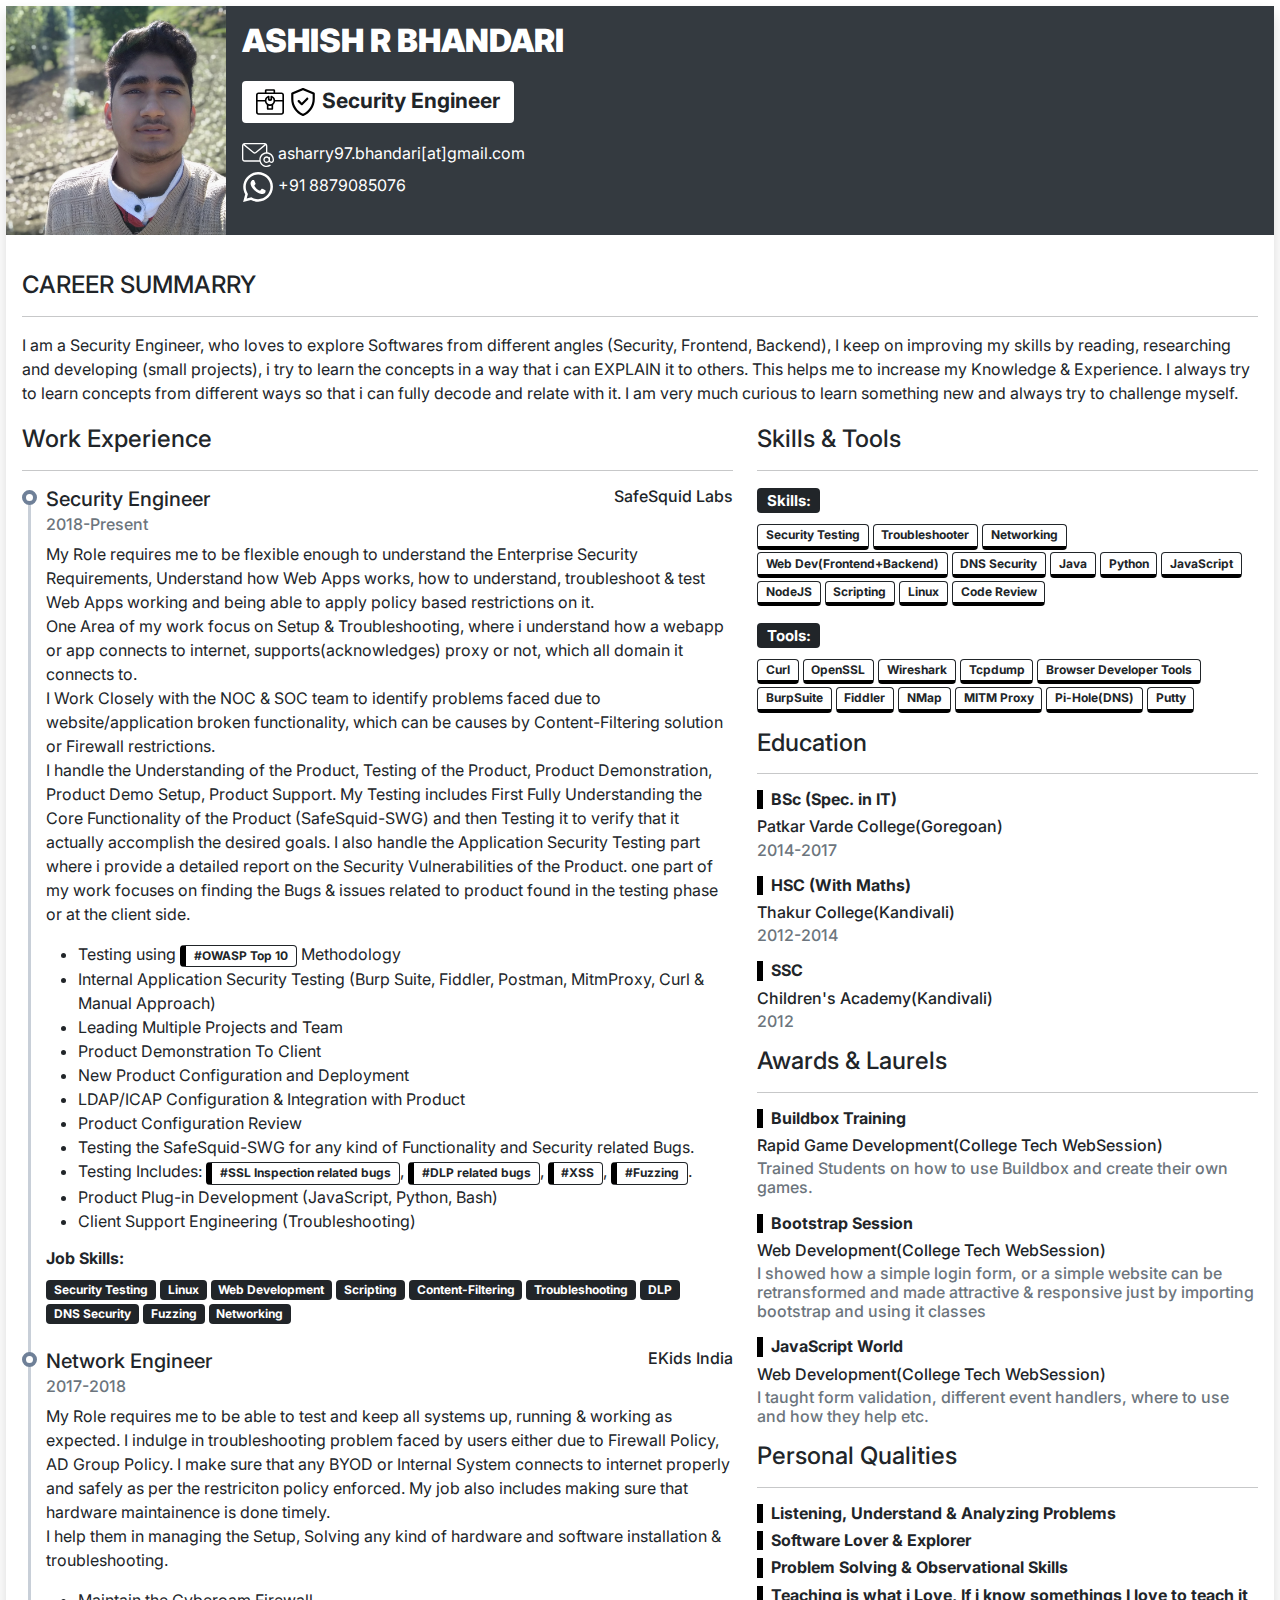
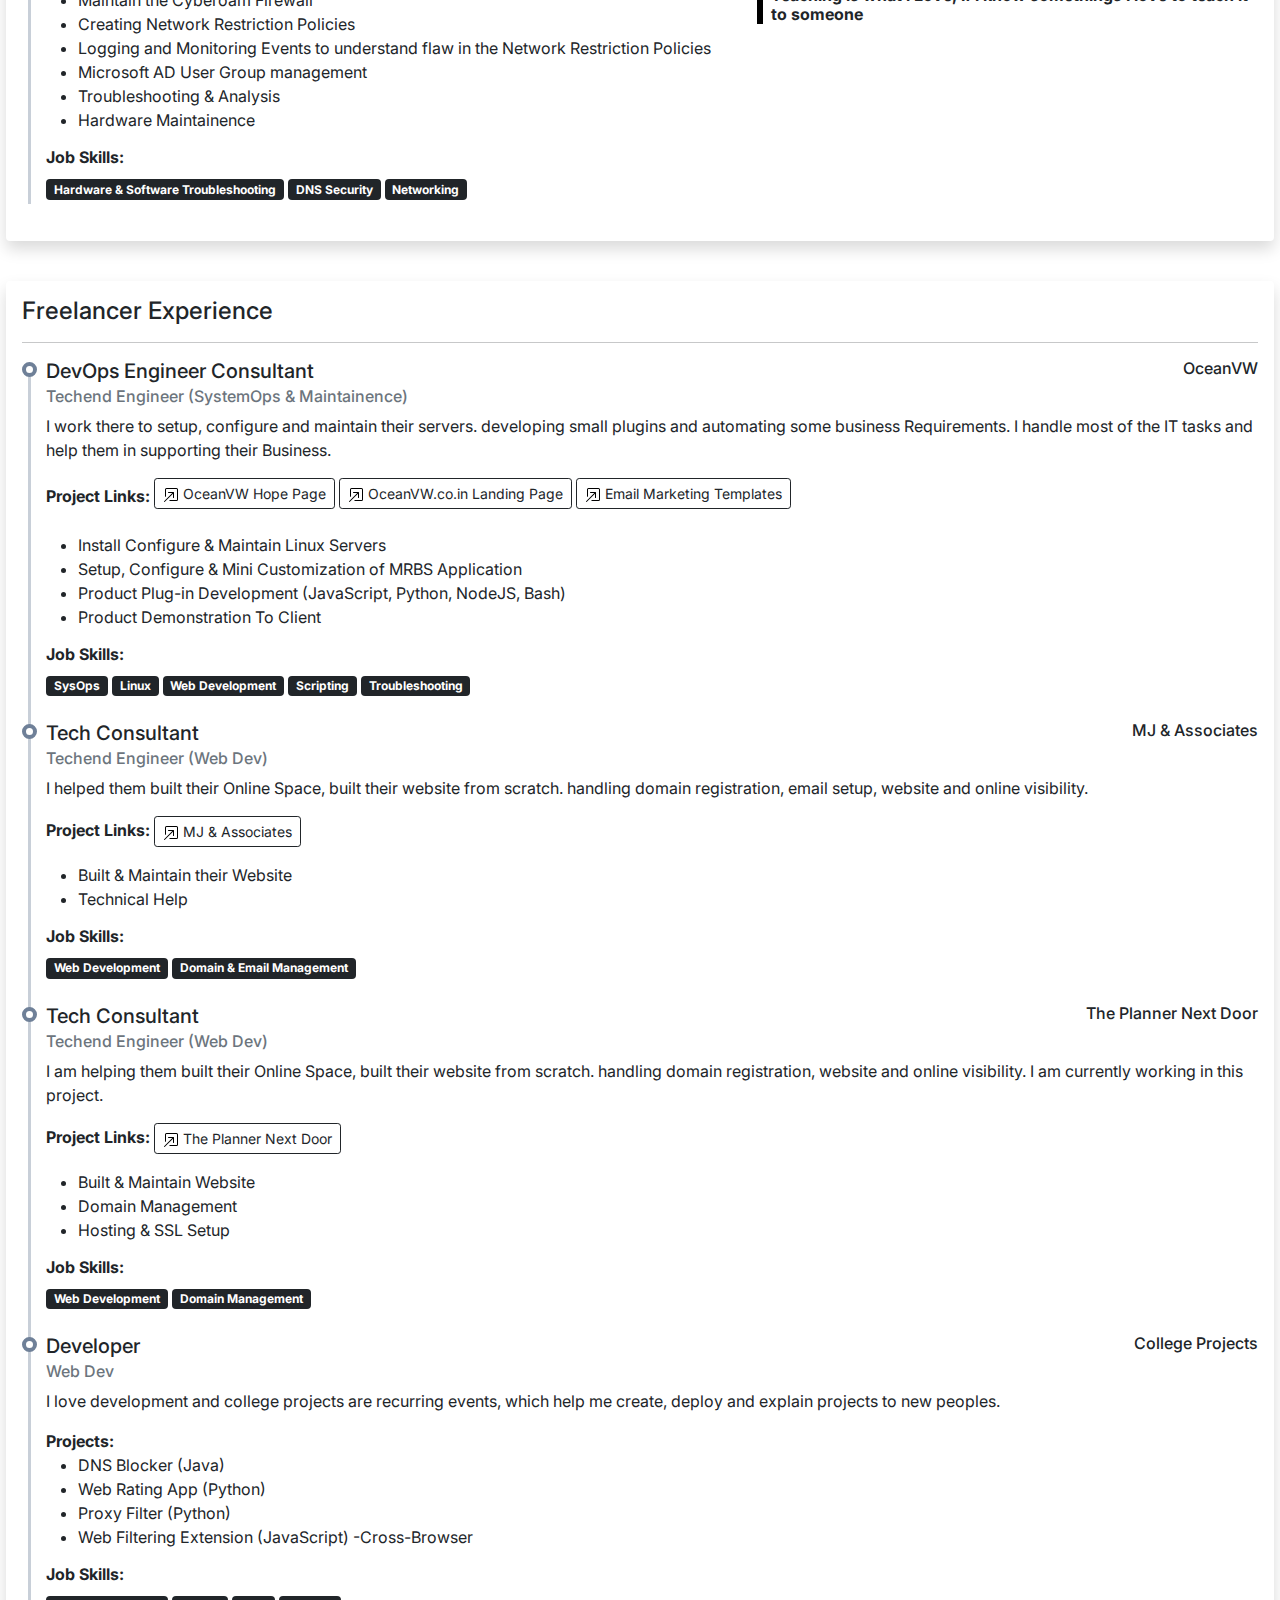
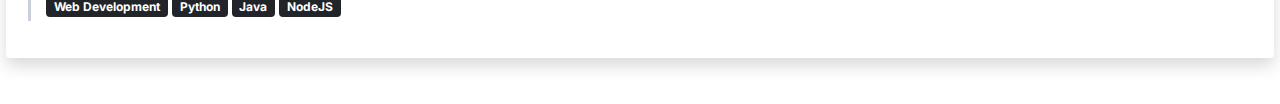
<file: resume-full-w-c.html>
<!DOCTYPE html>
<html lang="en">
<head>
    <meta charset="UTF-8">
    <meta http-equiv="X-UA-Compatible" content="IE=edge">
    <meta name="viewport" content="width=device-width, initial-scale=1.0">
    <title>Resume: Ashish R Bhandari</title>

    <!-- Favicon -->
    <link rel="shortcut icon" type="image/jpg" href="imgs/svg/logo1.svg"/>

    <!-- BSv5 Beta 2 CSS -->
    <link rel="stylesheet" href="css/bootstrap.v5-beta2.min.css">

    <!-- Custom CSS -->
    <link rel="stylesheet" href="css/index.css">

    <!-- Fonts: Google Fonts-->
    <link rel="preconnect" href="https://fonts.gstatic.com">
    <link href="https://fonts.googleapis.com/css2?family=Work+Sans&display=swap" rel="stylesheet">
    
    <!-- BSv5 Beta 2 JS -->
    <script src="js/bootstrap.v5-beta2.bundle.min.js"></script>

    <script src="js/index.js" defer></script>

    <style>

        
        #show-freelance, #show-personal {
            display: block!important;
        }

    </style>

</head>
<body>
    
    <main style="margin-top: 0">

        <div class="resume-holder">
            <div class="container-fluid" style="padding: 0.4rem;">

                <div class="resume-holder-inner" style="background: #fff;">

                    <div class="resume-card">

                        

                    </div>
                    
                </div>

            </div>
        </div>

    </main>


    <script defer>

        /*** Comments:  */
        function thisFilePath() {
            let currhref = window.location.href;
            let filePath = currhref.substring(0, currhref.lastIndexOf("/"));
            return filePath;
        }

        // Get Resume Card
        async function loadResumeCard() {
            let _thisLoc = thisFilePath();
            document.querySelector(".resume-card").innerHTML = await (await fetch(_thisLoc + '/resume-card.html')).text();
        }

        function main() {
            loadResumeCard();
        }

        main();

    </script>

</body>
</html>
</file>
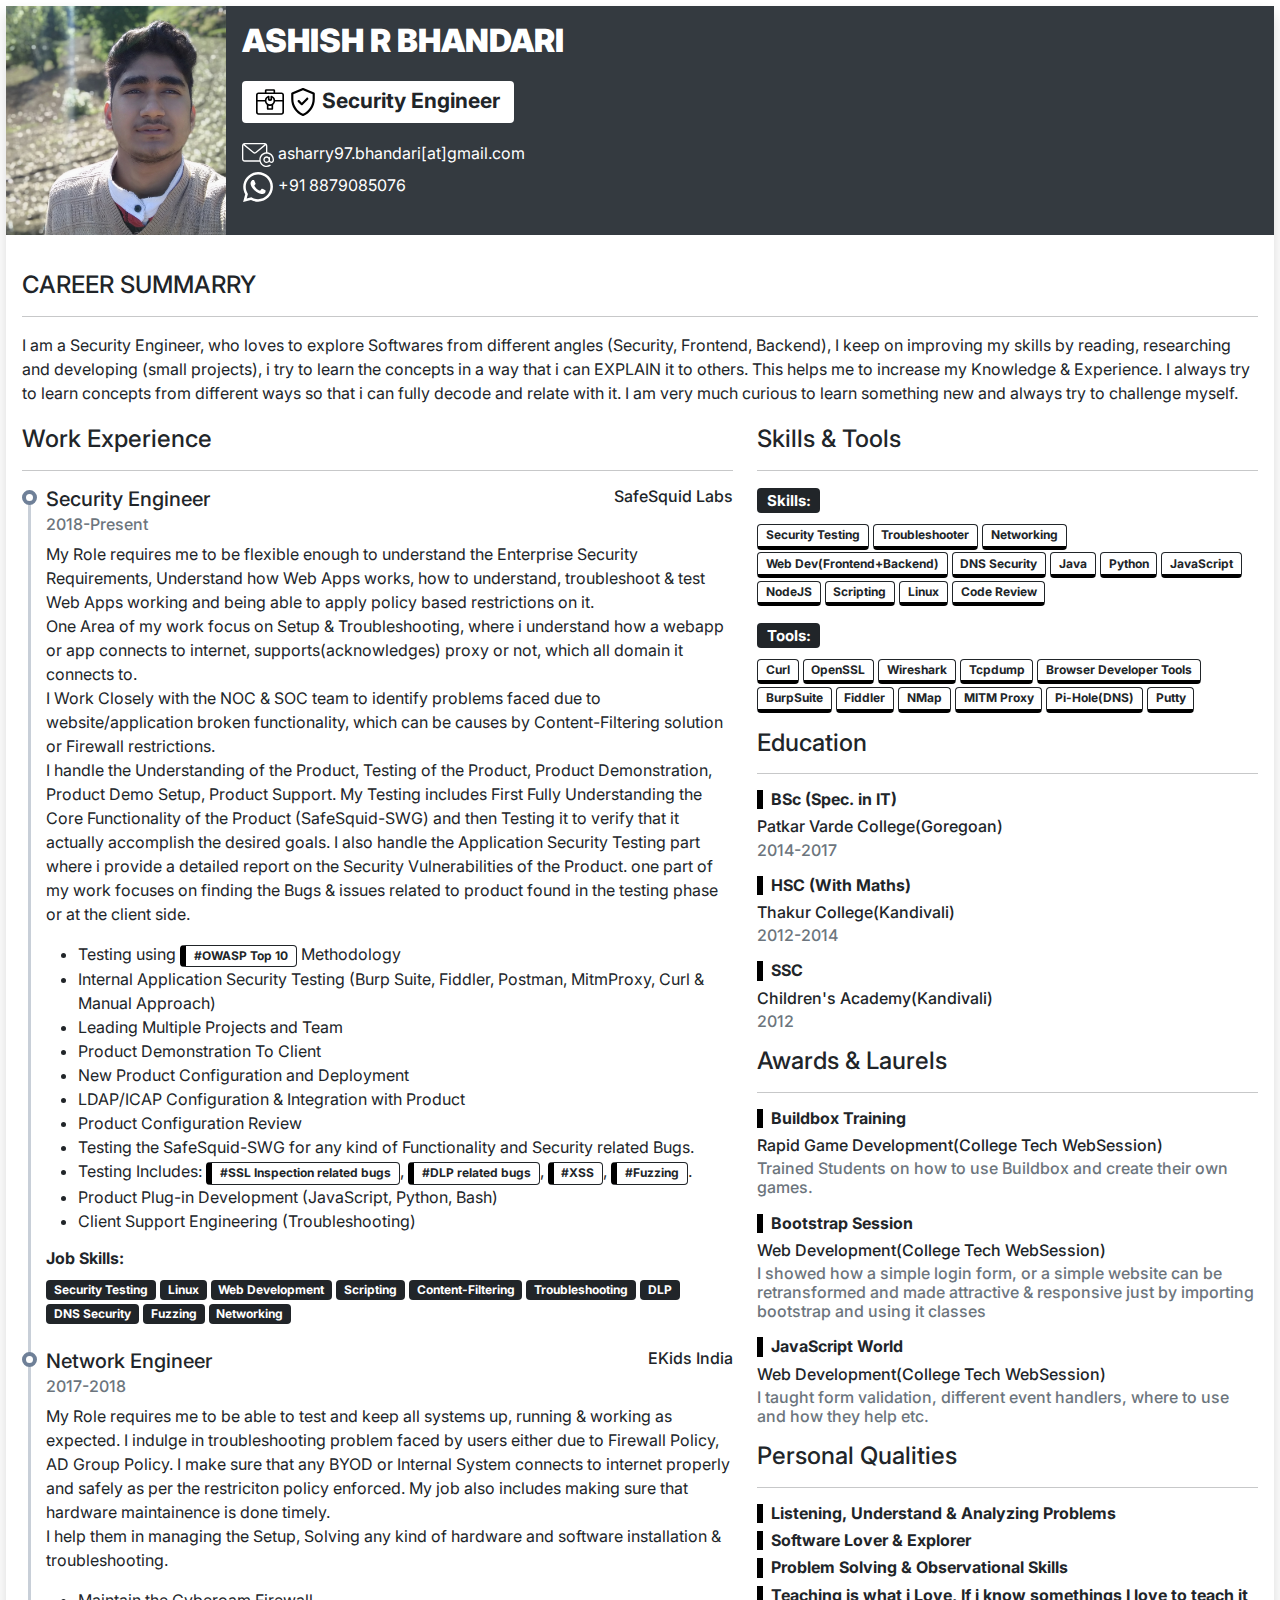
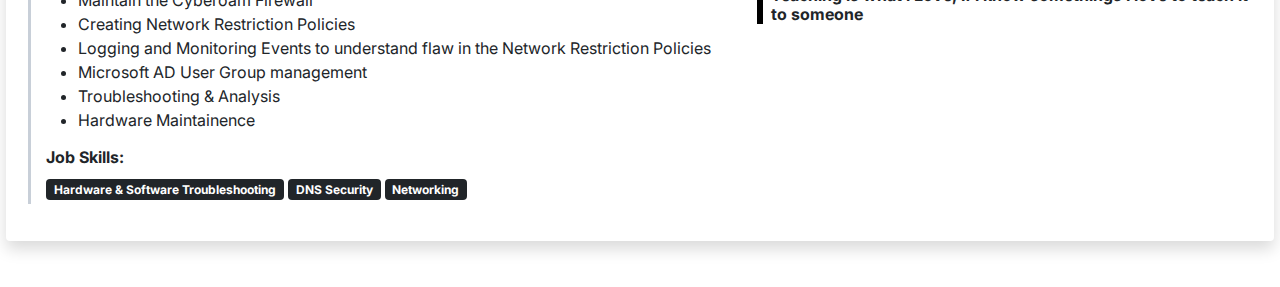
<file: resume-full-w.html>
<!DOCTYPE html>
<html lang="en">
<head>
    <meta charset="UTF-8">
    <meta http-equiv="X-UA-Compatible" content="IE=edge">
    <meta name="viewport" content="width=device-width, initial-scale=1.0">
    <title>Resume: Ashish R Bhandari</title>

    <!-- Favicon -->
    <link rel="shortcut icon" type="image/jpg" href="imgs/svg/logo1.svg"/>

    <!-- BSv5 Beta 2 CSS -->
    <link rel="stylesheet" href="css/bootstrap.v5-beta2.min.css">

    <!-- Custom CSS -->
    <link rel="stylesheet" href="css/index.css">

    <!-- Fonts: Google Fonts-->
    <link rel="preconnect" href="https://fonts.gstatic.com">
    <link href="https://fonts.googleapis.com/css2?family=Work+Sans&display=swap" rel="stylesheet">
    
    <!-- BSv5 Beta 2 JS -->
    <script src="js/bootstrap.v5-beta2.bundle.min.js"></script>

    <script src="js/index.js" defer></script>

    <style>


    </style>

</head>
<body>
    
    <main style="margin-top: 0">

        <div class="resume-holder">
            <div class="container-fluid" style="padding: 0.4rem;">

                <div class="resume-holder-inner" style="background: #fff;">

                    <div class="resume-card">

                        

                    </div>
                    
                </div>

            </div>
        </div>

    </main>


    <script defer>

        /*** Comments:  */
        function thisFilePath() {
            let currhref = window.location.href;
            let filePath = currhref.substring(0, currhref.lastIndexOf("/"));
            return filePath;
        }

        // Get Resume Card
        async function loadResumeCard() {
            let _thisLoc = thisFilePath();
            document.querySelector(".resume-card").innerHTML = await (await fetch(_thisLoc + '/resume-card.html')).text();
        }

        function main() {
            loadResumeCard();
        }

        main();

    </script>

</body>
</html>
</file>
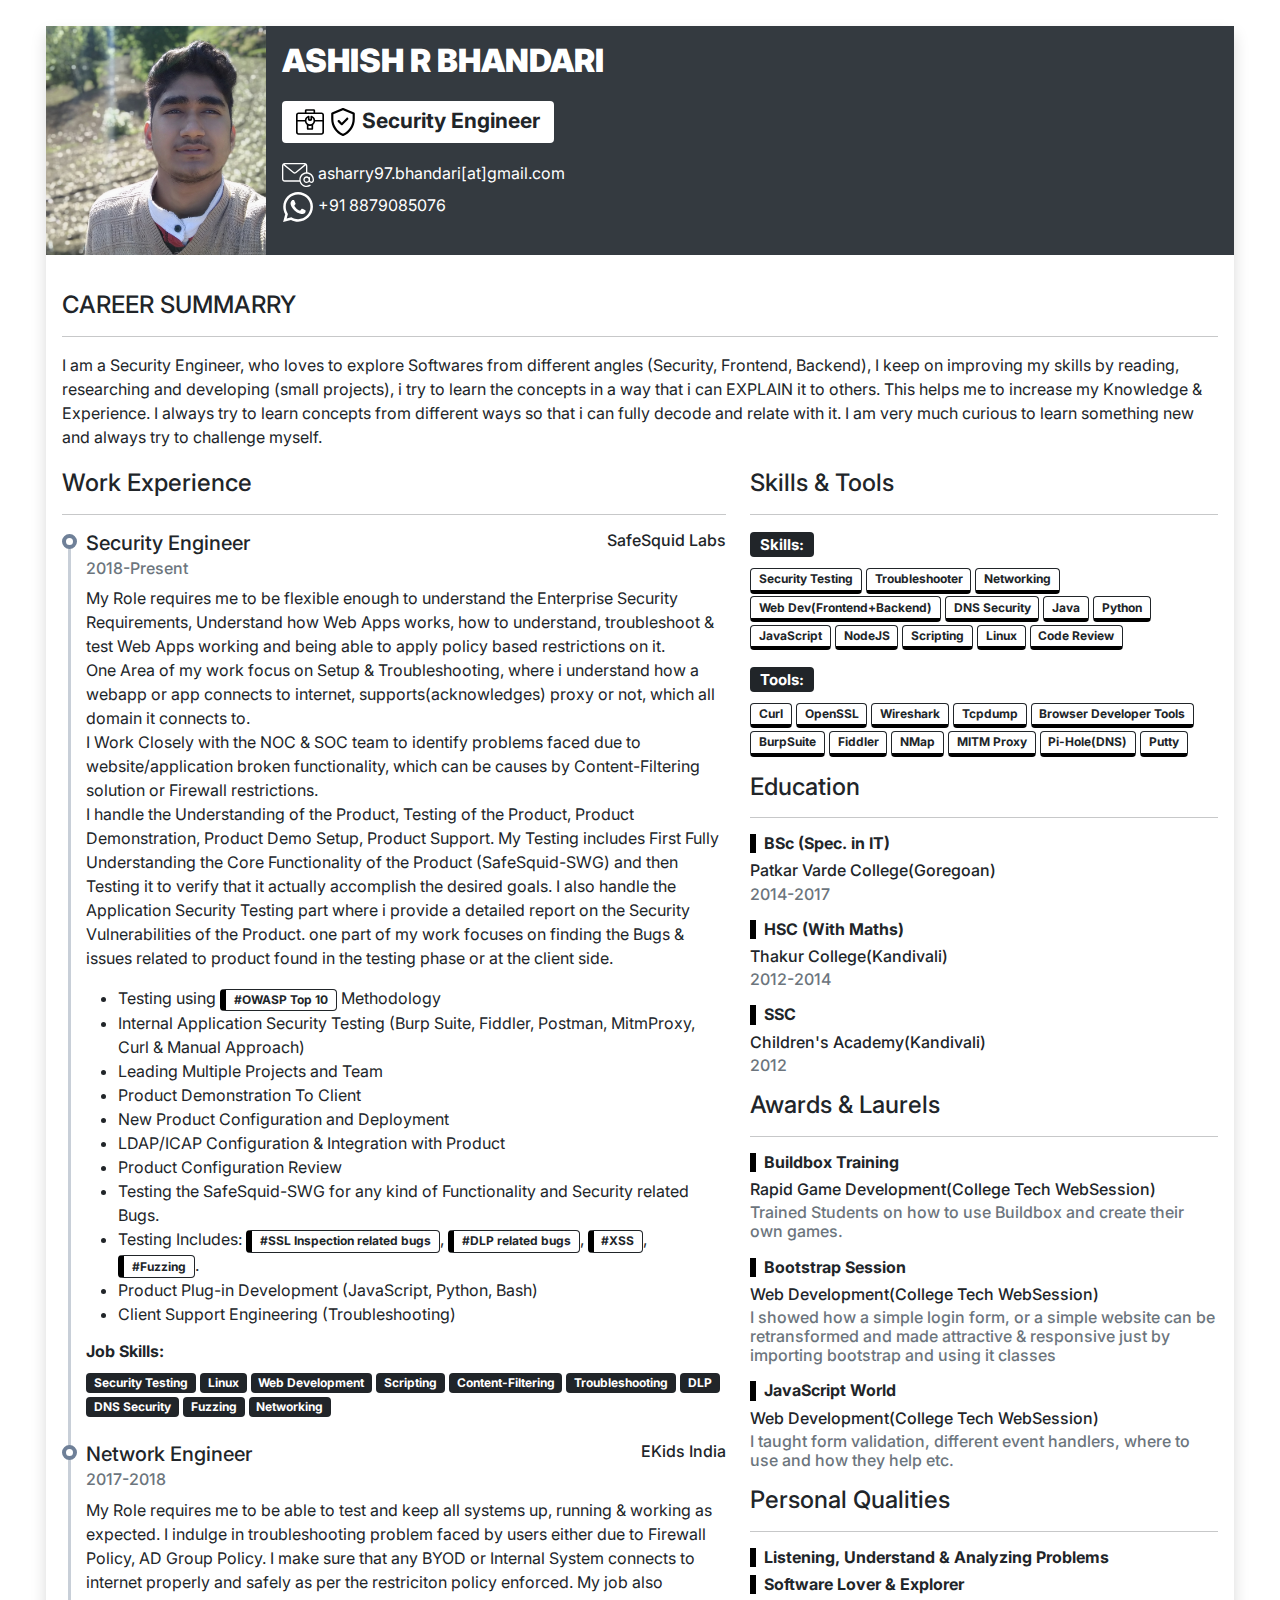
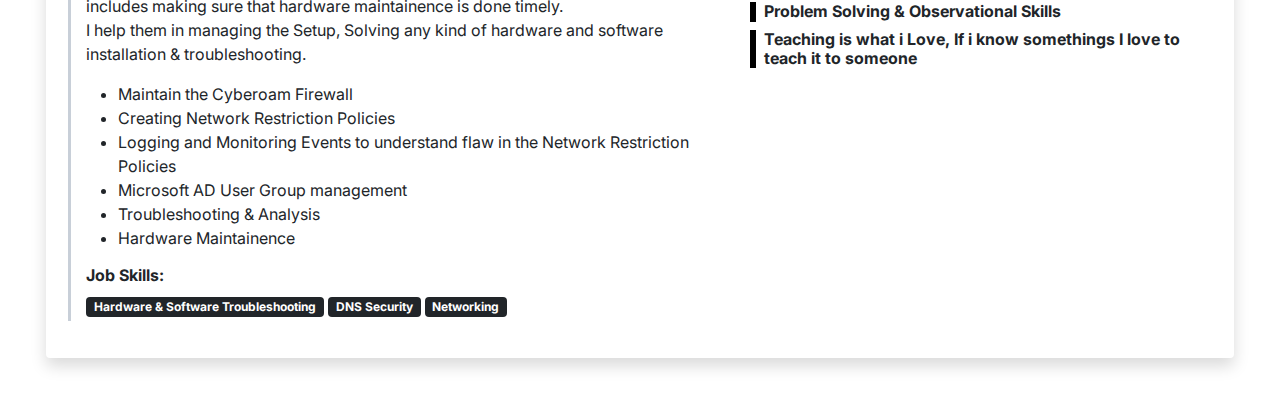
<file: resume-full.html>
<!DOCTYPE html>
<html lang="en">
<head>
    <meta charset="UTF-8">
    <meta http-equiv="X-UA-Compatible" content="IE=edge">
    <meta name="viewport" content="width=device-width, initial-scale=1.0">
    <title>Resume: Ashish R Bhandari</title>

    <!-- Favicon -->
    <link rel="shortcut icon" type="image/jpg" href="imgs/svg/logo1.svg"/>

    <!-- BSv5 Beta 2 CSS -->
    <link rel="stylesheet" href="css/bootstrap.v5-beta2.min.css">

    <!-- Custom CSS -->
    <link rel="stylesheet" href="css/index.css">

    <!-- Fonts: Google Fonts-->
    <link rel="preconnect" href="https://fonts.gstatic.com">
    <link href="https://fonts.googleapis.com/css2?family=Work+Sans&display=swap" rel="stylesheet">
    
    <!-- BSv5 Beta 2 JS -->
    <script src="js/bootstrap.v5-beta2.bundle.min.js"></script>

    <script src="js/index.js" defer></script>

    <style>

        .work-exp-content::before {
            content: "";
            display: inline-block;
            width: 3px;
            height: 100%;
            background: #c8cfd8;
            left: 6px;
            top: 4px;
            position: absolute;
        }

        .work-exp-item {
            position: relative;
            margin-bottom: 25px;
        }

        .work-exp-item::before {
            content: "";
            display: inline-block;
            position: absolute;
            left: -24px;
            top: 3px;
            width: 15px;
            height: 15px;
            border: 4px solid #6f8098;
            background: white;
            border-radius: 50%;
        }
        
        .info-contact {
            list-style: none;
            padding: 0;
        }

        .info-contact li a {
            text-decoration: none;
            color: white;
        }

        .info-contact li a:hover {
            border-bottom: 2px solid white;
        }

        .profile-content {
            display: flex;
            /*flex-wrap: wrap;*/
        }

        @media (max-width: 540px) {
            .profile-content {
                flex-direction: column;
                align-items: center;         
                justify-content: center;
            }
            .profile-img img {
                margin-top: 40px;
                width: 125px!important;
                height: 125px!important;
                border-radius: 50%;
            }
        }

    </style>

</head>
<body>
    
    <main style="margin-top: 0">

        <div class="resume-holder">
            <div class="container-fluid" style=" max-width: 1200px!important; padding: 0.4rem;">

                <div class="resume-holder-inner" style="margin-top: 20px; background: #fff;">

                    <div class="resume-card">

                        

                    </div>
                   
                </div>

            </div>
        </div>

    </main>

    <script defer>

        /*** Comments:  */
        function thisFilePath() {
            let currhref = window.location.href;
            let filePath = currhref.substring(0, currhref.lastIndexOf("/"));
            return filePath;
        }

        // Get Resume Card
        async function loadResumeCard() {
            let _thisLoc = thisFilePath();
            document.querySelector(".resume-card").innerHTML = await (await fetch(_thisLoc + '/resume-card.html')).text();
        }

        function main() {
            loadResumeCard();
        }

        main();

    </script>

</body>
</html>
</file>
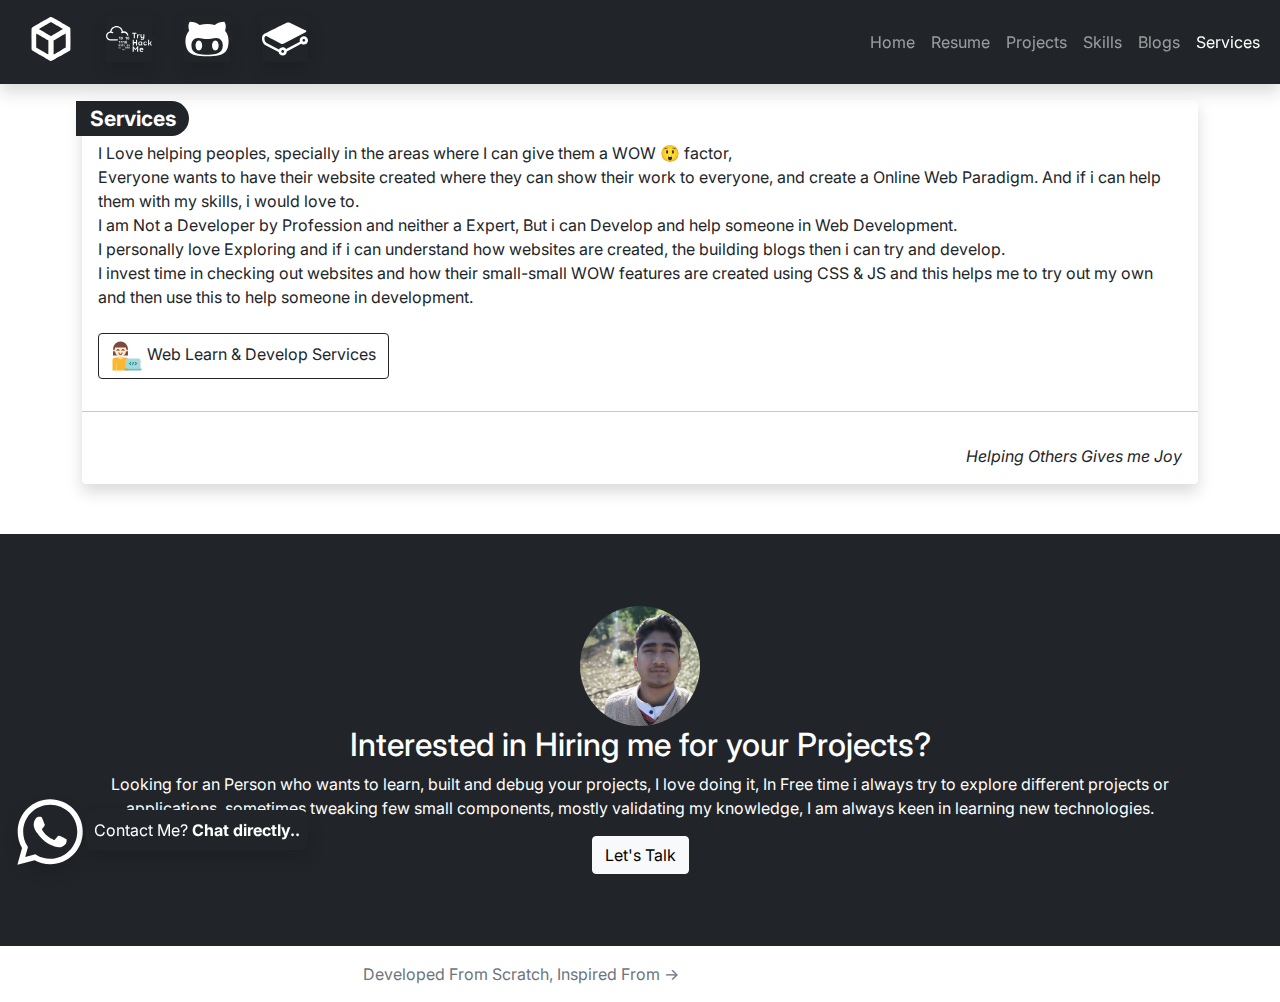
<file: services.html>
<!DOCTYPE html>
<html lang="en">
<head>
    <meta charset="UTF-8">
    <meta http-equiv="X-UA-Compatible" content="IE=edge">
    <meta name="viewport" content="width=device-width, initial-scale=1.0">
    <title>Web Dev PortFolio: Ashish R Bhandari</title>

    <!-- Favicon -->
    <link rel="shortcut icon" type="image/jpg" href="imgs/svg/logo1.svg"/>

    <!-- BSv5 Beta 2 CSS -->
    <link rel="stylesheet" href="css/bootstrap.v5-beta2.min.css">

    <!-- Custom CSS -->
    <link rel="stylesheet" href="css/index.css">

    <!-- Fonts: Google Fonts-->
    <link rel="preconnect" href="https://fonts.gstatic.com">
    <link href="https://fonts.googleapis.com/css2?family=Work+Sans&display=swap" rel="stylesheet">
    
    <!-- BSv5 Beta 2 JS -->
    <script src="js/bootstrap.v5-beta2.bundle.min.js"></script>

    <script src="js/index.js" defer></script>

    <style>
        
    </style>

</head>
<body>
    
    <header class="navbar-component">
    </header>

    <main>


        <div class="services-card" style="margin: 100px 0px 50px 0px;">
            <div class="container">
                <div class="services-card-inner">

                    <div class="card">

                        <div class="" style="position: absolute; top: 0px; left: -6px;">
                            <h3>
                                <span class="badge bg-dark" style="border-radius: 0; border-bottom-right-radius: 20px; border-top-right-radius: 20px;">Services</span> 
                            </h3>
                        </div>

                        <div class="card-body" style="margin: 25px 0px 0px 0px;">
                            I Love helping peoples, specially in the areas where I can give them a WOW <span class="wow-emoji-b">😲</span> factor, <br>
                            Everyone wants to have their website created where they can show their work to everyone, and create a Online Web Paradigm. 
                            And if i can help them with my skills, i would love to. <br>
                            I am Not a Developer by Profession and neither a Expert, But i can Develop and help someone in Web Development. <br>
                            I personally love Exploring and if i can understand how websites are created, the building blogs then i can try and develop. <br>
                            I invest time in checking out websites and how their small-small WOW features are created using CSS & JS and this helps me to try out my own and then use this to help someone in development.
                            <br>                            
                            <a href="https://helpdevelop.co.in/" target="_blank" class="btn btn-outline-dark mt-4">
                                <img width="32" height="32" src="./imgs/others/helpdevelop1.svg" alt="">
                                Web Learn & Develop Services
                            </a>

                        </div>
                        <hr>
                        <div class="card-body text-end">
                            <em> Helping Others Gives me Joy </em>
                        </div>
                    </div>

                </div>
            </div>
        </div>


    </main>

    <footer class="footer-component">
        
    </footer>

</body>
</html>
</file>
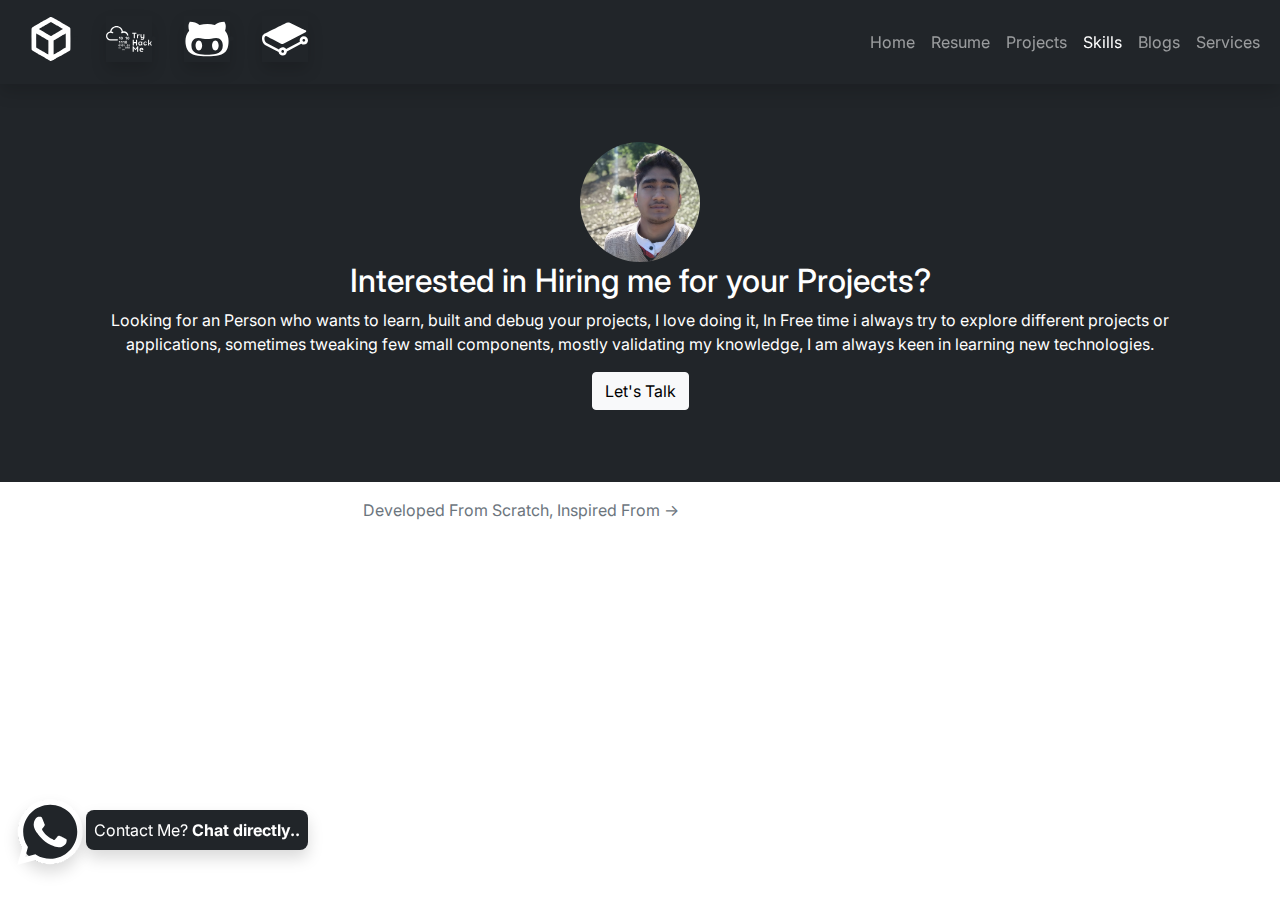
<file: skills.html>
<!DOCTYPE html>
<html lang="en">
<head>
    <meta charset="UTF-8">
    <meta http-equiv="X-UA-Compatible" content="IE=edge">
    <meta name="viewport" content="width=device-width, initial-scale=1.0">
    <title>Web Dev PortFolio: Ashish R Bhandari</title>

    <!-- Favicon -->
    <link rel="shortcut icon" type="image/jpg" href="imgs/svg/logo1.svg"/>

    <!-- BSv5 Beta 2 CSS -->
    <link rel="stylesheet" href="css/bootstrap.v5-beta2.min.css">

    <!-- Custom CSS -->
    <link rel="stylesheet" href="css/index.css">

    <!-- Fonts: Google Fonts-->
    <link rel="preconnect" href="https://fonts.gstatic.com">
    <link href="https://fonts.googleapis.com/css2?family=Work+Sans&display=swap" rel="stylesheet">
    
    <!-- BSv5 Beta 2 JS -->
    <script src="js/bootstrap.v5-beta2.bundle.min.js"></script>

    <script src="js/index.js" defer></script>

    <style>
        .client-logo-imgs {
            display: flex;
            align-items: center;
            justify-content: center;
        }

        .client-logo-imgs img {
            width: 175px;
            height: 175px;
            object-fit: contain;
            filter: grayscale(1);
            transition: all 0.6s ease;
        }

        .client-logo-imgs img:hover {
            filter: grayscale(0);
            transform: scale(0.92);
        }

        .socio-links {
            margin-bottom: 0.4rem;
        }

        @media (max-width: 540px) {
            .socio-links li a {
                padding: 0;
                padding-right: 0.7rem;
                padding-bottom: 1rem;
                padding-top: 1rem;
            }
         
            .client-responses-content-inner blockquote {
                font-size: 1rem;
            }
        }
        
        .scroll-card::-webkit-scrollbar-track {
            -webkit-box-shadow: inset 0 0 6px rgba(0,0,0,0.3);
            background-color: #F5F5F5;
        }

        .scroll-card::-webkit-scrollbar {
            width: 6px;
            background-color: #F5F5F5;
        }

        .scroll-card::-webkit-scrollbar-thumb {
	        background-color: #000000;
        }
        
        

    </style>

</head>
<body>
    
    <header class="navbar-component">
    </header>

    <main>

    </main>

    <footer class="footer-component">
        
    </footer>

</body>
</html>
</file>
<file: css/index.css>
/**** 
Colors:
#2b3b4d;
#19222c;
***/

/*** Fonts: Google Fonts */
@import url('https://fonts.googleapis.com/css2?family=Inter&display=swap');

body {
    font-family: 'Inter', sans-serif;
}


main {
    margin-top: 70px;
}

/** Carousel Custom CSS **/
.carousel-inner, .carousel-item {
    padding: 8px;
}

.carousel-control-prev, .carousel-control-next {
    background-color: #222;
}

.carousel-control-next, .carousel-control-prev {
    top: 45%;
    border-radius: 50%;
    height: 50px;
    width: 50px;
    box-shadow: 0 10px 15px -3px rgba(0,0,0,.1), 0 4px 6px -2px rgba(0,0,0,.05);
    border-width: 4px;
    background-color: 	#3d3d3d;
    border-radius: 9999px;
}

.carousel-control-prev {
    left: -10px;
}

.carousel-control-next {
    right: -10px;
}

.carousel-control-prev-icon {
    background-image: url(../imgs/svg/left-arrow.svg);
}

.carousel-control-next-icon {
    background-image: url(../imgs/svg/right-arrow.svg);
}

.carousel-indicators button {
    border-radius: 50%;
    width: 12px!important;
    height: 12px!important;
}

/** Carousel Custom CSS Ends **/

.card {
    box-shadow: 0 .5rem 1rem rgba(0,0,0,.15)!important;
    border: none;
}

.socio-links li a {
    color: white !important;;
}

.socio-links {
    margin-bottom: 0.4rem;
}

@media (max-width: 540px) {
    .socio-links li a {
        padding: 0;
        padding-right: 0.7rem;
        padding-bottom: 1rem;
        padding-top: 1rem;
    }
 
    .client-responses-content-inner blockquote {
        font-size: 1rem;
    }
}

/** Custom CSS Snips */
.h-400-s {
    height: 400px!important;
    object-fit: contain;
}

.b-d {
    border: 1px solid black;
}

.b-l {
    border-left: 6px solid black;
    padding-left: 8px;
}

.d-b-l {
    border: 1px solid;
    border-left: 6px solid black;
}

.d-b-r {
    border: 1px solid;
    border-right: 6px solid black;
}

.d-b-t {
    border: 1px solid;
    border-top: 6px solid black;
}

.d-b-b {
    border: 1px solid;
    border-bottom: 6px solid black;
}


.d-b-l-4 {
    border: 1px solid;
    border-left: 4px solid black;
}

.d-b-r-4 {
    border: 1px solid;
    border-right: 4px solid black;
}

.d-b-t-4 {
    border: 1px solid;
    border-top: 4px solid black;
}

.d-b-b-4 {
    border: 1px solid;
    border-bottom: 4px solid black;
}

.d-badge {
    display: inline-block;
    padding: .35em .65em;
    font-size: .75em;
    font-weight: 700;
    line-height: 1;
    text-align: center;
    white-space: nowrap;
    vertical-align: baseline;
    border-radius: .25rem;
    background-color: #fff!important;
    color: #212529!important;
}

.img-over-read-more {
    opacity: 0;
    transition: all 0.6s ease;
}

/*** Portfolio Main Page */
div[class*="overview"] {
    background: #f3f3f3;
}

@media (max-width: 540px) {
    .h-400-s {
        height: 240px!important;
    }

    .skills-table-content .row {
        gap: 2.4rem;
    }
}

/*** Whats App ***/

.whatsapp-float-btn {
    position: fixed; /* Very Crucial */
    width: 320px;
    height: 60px;
    left: 18px; 
    bottom: 40px;
    z-index: 3;
    display: flex;
}

.whatsapp-float-btn-icon {
    height: 64px;
    width: 64px;
    bottom: 36px;
    border-radius: 50%;
}

.whatsapp-float-btn-text {
    padding-left: 6px;
    font-size: 16px;
    color: #000000;
}

.whatsapp-float-btn-text:hover {
    background-color: #fff!important;
    color: #000!important;
}

.whatsapp-float-btn, .whatsapp-float-btn * {
    transition: all 0.4s ease;
}

@keyframes bounce {
	0%, 20%, 50%, 80%, 100% {transform: translateY(0);}
	40% {transform: translateY(-30px);}
	60% {transform: translateY(-15px);}
}

.whatsapp-float-btn {
    animation: bounce 1.6s infinite;
}

/********* ******/

.row-grid {
    display: grid;
    grid-template-columns: repeat(auto-fit, minmax(312px, 1fr));
    grid-column-gap: 10px;
    grid-row-gap: 50px;
}

/**** ***/

#show-freelance, #show-personal, #show-certs {
    display: none;
}

/**** ***/


/**** Resume ***/

.work-exp-content::before {
    content: "";
    display: inline-block;
    width: 3px;
    height: 100%;
    background: #c8cfd8;
    left: 6px;
    top: 4px;
    position: absolute;
}

.work-exp-item {
    position: relative;
    margin-bottom: 25px;
}

.work-exp-item::before {
    content: "";
    display: inline-block;
    position: absolute;
    left: -24px;
    top: 3px;
    width: 15px;
    height: 15px;
    border: 4px solid #6f8098;
    background: white;
    border-radius: 50%;
}

.info-contact {
    list-style: none;
    padding: 0;
}

.info-contact li a {
    text-decoration: none;
    color: white;
}

.info-contact li a:hover {
    border-bottom: 2px solid white;
}

.profile-content {
    display: flex;
    /*flex-wrap: wrap;*/
}

@media (max-width: 540px) {
    .profile-content {
        flex-direction: column;
        align-items: center;         
        justify-content: center;
    }
    .profile-img img {
        margin-top: 40px;
        width: 125px!important;
        height: 125px!important;
        border-radius: 50%;
    }
}

/******* ****/


/*** Effects **/

.btn {
    transition: all 0.4s ease;
}

.btn:hover {
    box-shadow: 0 4px 6px rgb(50 50 93 / 40%), 0 1px 3px rgb(0 0 0 / 24%);
    transform: translateY(-1px);
}


.certs-table-content-inner img {
    max-height: 320px;
    object-fit: contain;
}

.list-group-item.active {
    background-color: var(--bs-gray-dark);
    border-color: var(--bs-gray-dark);
}
</file>
